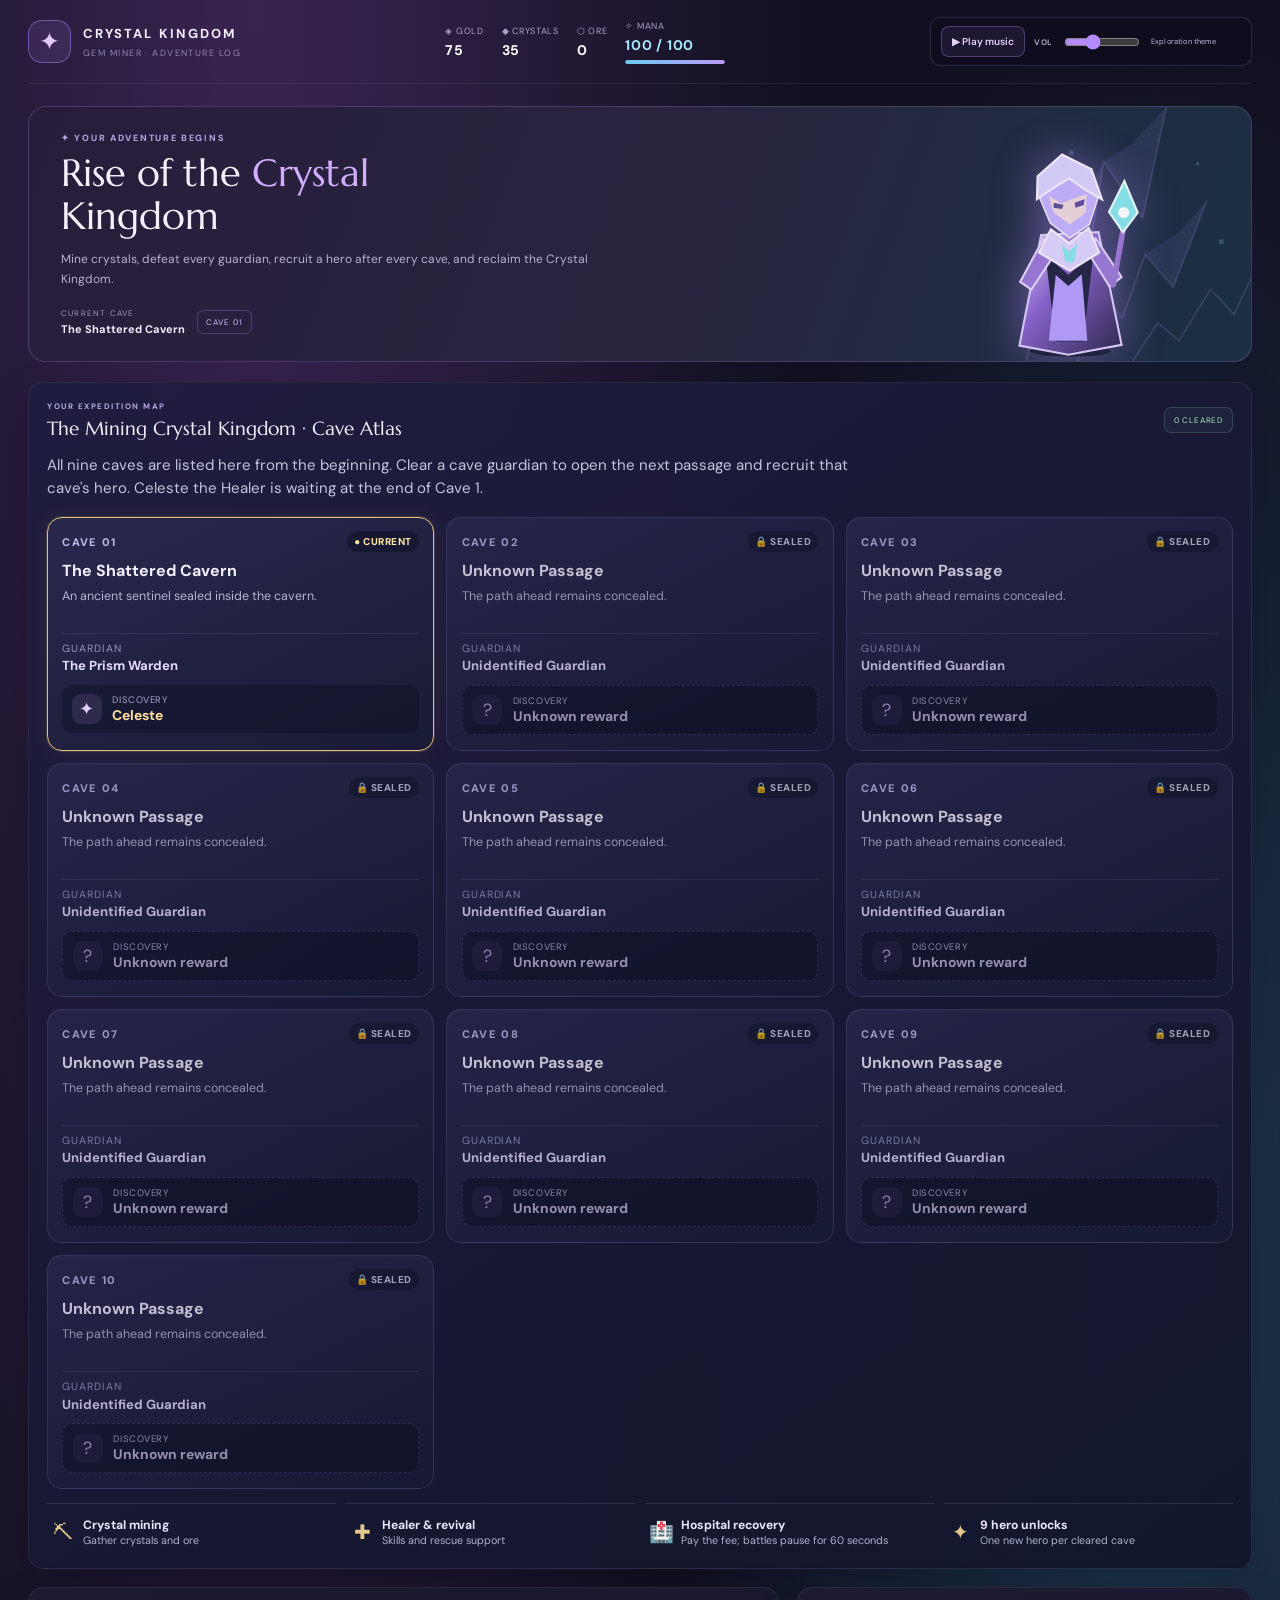
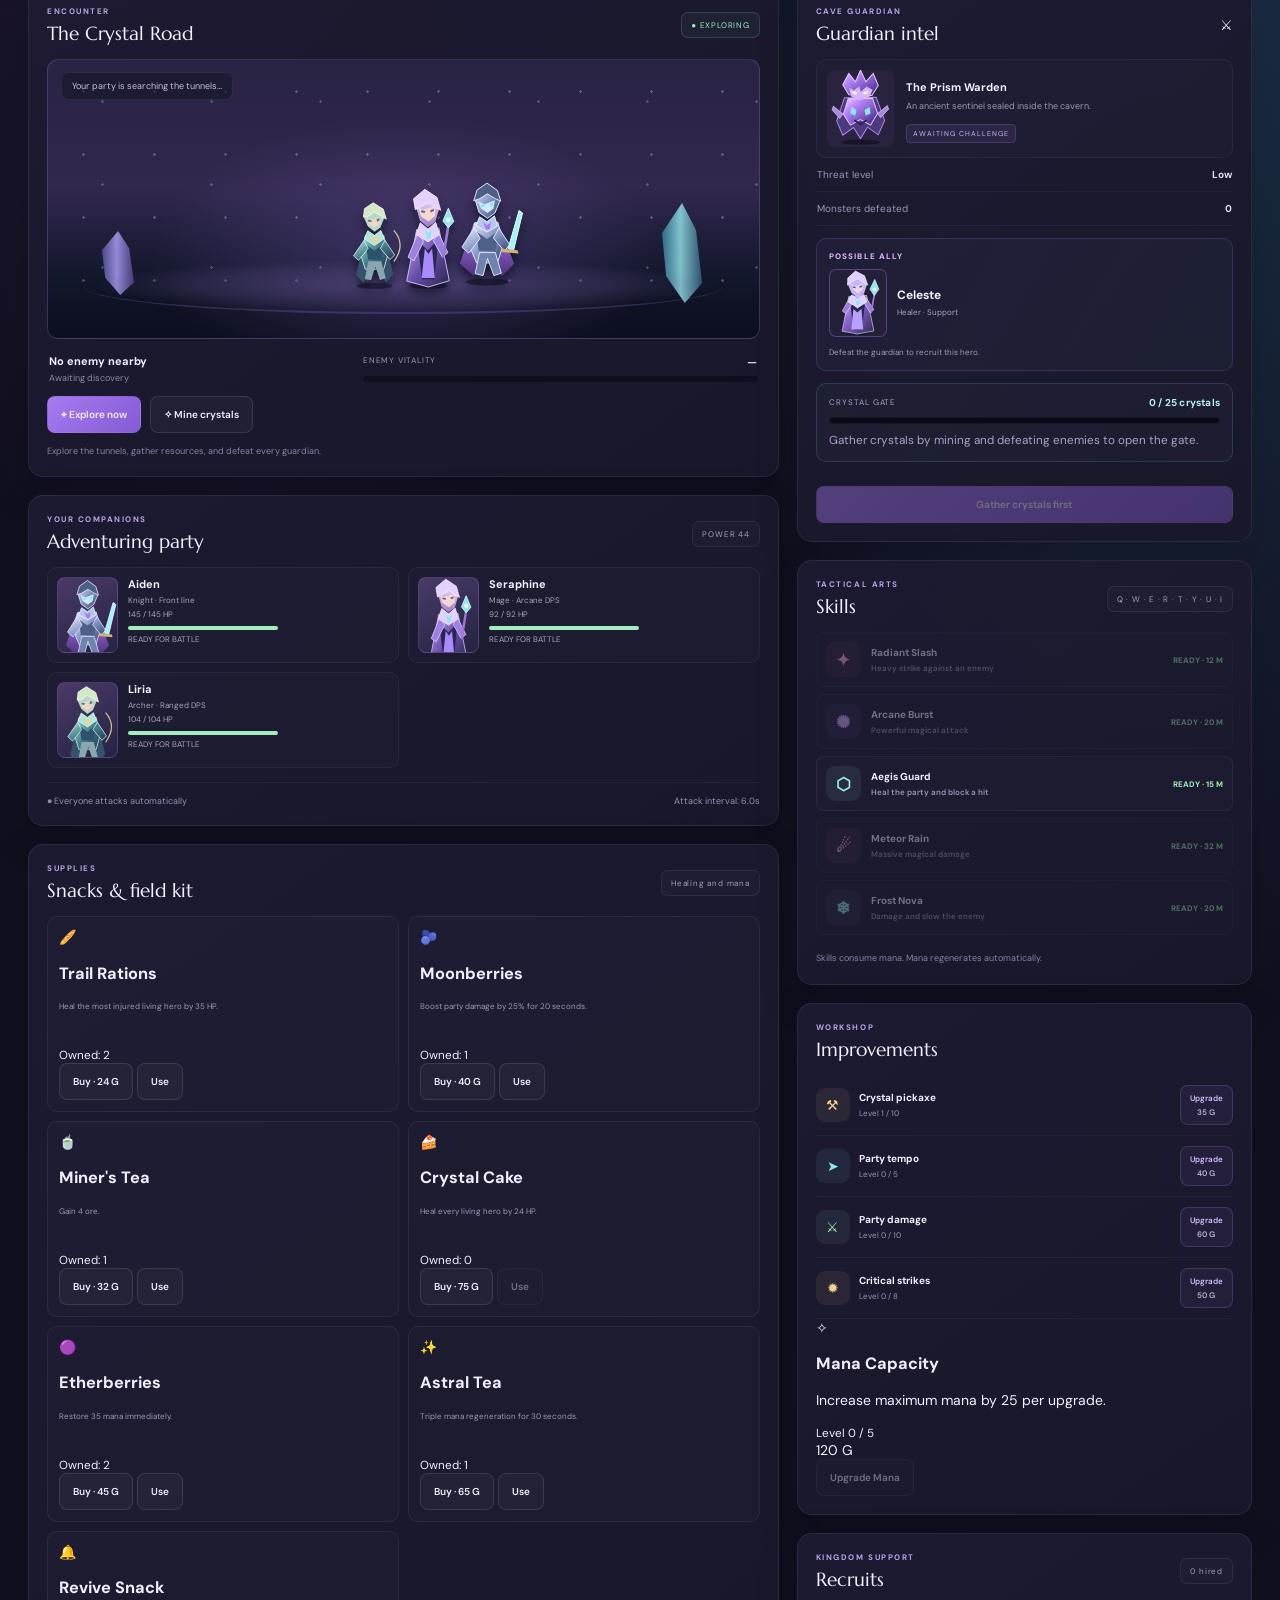
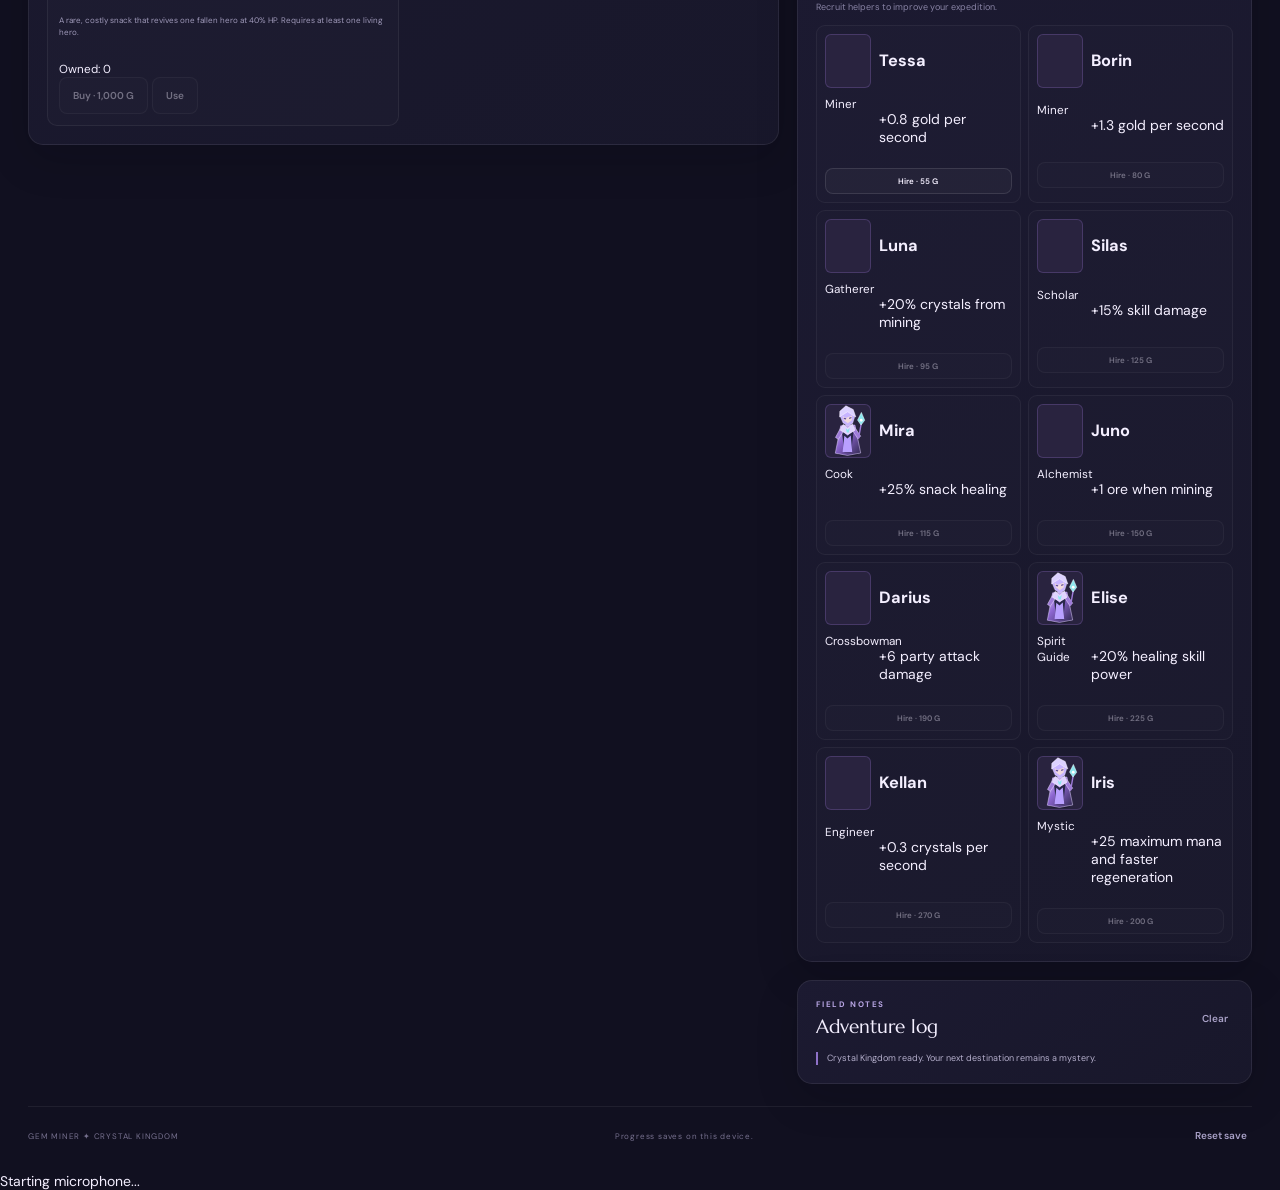
<file: index.html>
<!doctype html>
<html lang="en">
<head>
  <meta charset="utf-8">
  <meta name="viewport" content="width=device-width,initial-scale=1">
  <meta name="theme-color" content="#17152d">
  <title>Gem Miner: Crystal Kingdom</title>
  <link rel="stylesheet" href="style.css">
<script src="maintenance.js?v=2"></script>
<script defer src="game.js?v=5"></script>
</head>

<body>
<main class="shell">
  <header class="topbar">
    <a class="brand" href="#top">
      <span class="logo">✦</span>
      <span>
        <b>CRYSTAL KINGDOM</b>
        <small>GEM MINER · ADVENTURE LOG</small>
      </span>
    </a>

    <div class="resources" aria-live="polite">
      <span>◈ GOLD <b id="gold">75</b></span>
      <span>◆ CRYSTALS <b id="crystals">35</b></span>
      <span>⬡ ORE <b id="ore">0</b></span>

      <span class="mana-resource">
        ✧ MANA <b id="mana">100 / 100</b>
        <span class="mana-track">
          <span id="manaBar"></span>
        </span>
      </span>
    </div>

    <div class="music-controls" aria-label="Background music controls">
      <button class="music-toggle" id="musicToggle" data-action="toggleMusic"
        aria-pressed="false" title="Play or pause background music">♫ Play music</button>
      <label for="musicVolume">VOL</label>
      <input id="musicVolume" type="range" min="0" max="1" step="0.05" value="0.35"
        aria-label="Music volume">
      <small id="musicTrack">Exploration theme</small>
    </div>
  </header>

  <section class="banner" id="top">
    <div>
      <p class="eyebrow">✦ YOUR ADVENTURE BEGINS</p>
      <h1>Rise of the <em>Crystal</em><br>Kingdom</h1>
      <p>
        Mine crystals, defeat every guardian, recruit a hero after every cave,
        and reclaim the Crystal Kingdom.
      </p>

      <div class="region">
        <div>
          <small>CURRENT CAVE</small>
          <b id="regionName">The Shattered Cavern</b>
        </div>
        <span id="regionNumber">CAVE 01</span>
      </div>
    </div>

    <img src="assets/hero-mage.svg" class="hero" alt="A magical hero">
  </section>


  <section class="panel cave-atlas-panel" aria-labelledby="caveAtlasTitle">
    <div class="panelhead">
      <div>
        <p class="eyebrow">YOUR EXPEDITION MAP</p>
        <h2 id="caveAtlasTitle">The Mining Crystal Kingdom · Cave Atlas</h2>
      </div>
      <span class="pill" id="caveAtlasCount">0 / 9 CLEARED</span>
    </div>
    <p class="cave-atlas-intro">All nine caves are listed here from the beginning. Clear a cave guardian to open the next passage and recruit that cave's hero. Celeste the Healer is waiting at the end of Cave 1.</p>
    <div class="cave-atlas-grid" id="caveAtlas" aria-live="polite"></div>
    <div class="cave-feature-strip" aria-label="Included features">
      <div><span>⛏</span><b>Crystal mining</b><small>Gather crystals and ore</small></div>
      <div><span>✚</span><b>Healer &amp; revival</b><small>Skills and rescue support</small></div>
      <div><span>🏥</span><b>Hospital recovery</b><small>Pay the fee; battles pause for 60 seconds</small></div>
      <div><span>✦</span><b>9 hero unlocks</b><small>One new hero per cleared cave</small></div>
    </div>
  </section>

  <div class="layout">
    <div class="left">

      <section class="panel">
        <div class="panelhead">
          <div>
            <p class="eyebrow">ENCOUNTER</p>
            <h2 id="battleTitle">The Crystal Road</h2>
          </div>
          <span class="pill" id="status">● EXPLORING</span>
        </div>

        <div class="scene" id="scene">
          <div class="stars"></div>
          <div class="crystal c1"></div>
          <div class="crystal c2"></div>
          <div class="ground"></div>
          <div class="party" id="battleParty"></div>

          <div class="enemy hidden" id="enemyVisual">
            <img src="assets/slime.svg" id="enemySprite" alt="Enemy">
          </div>

          <div class="caption" id="caption">
            Your party is searching the tunnels…
          </div>
        </div>

        <div class="enemyinfo">
          <div>
            <b id="enemyName">No enemy nearby</b>
            <small id="enemyType">Awaiting discovery</small>
          </div>

          <div>
            <div class="healthlabel">
              <span>ENEMY VITALITY</span>
              <b id="enemyHealthText">—</b>
            </div>
            <div class="health">
              <i id="enemyHealthBar"></i>
            </div>
          </div>
        </div>

        <div class="actions">
          <button class="primary" data-action="explore" id="exploreBtn">⌖ Explore now</button>
          <button data-action="mine" id="mineBtn">✧ Mine crystals</button>
        </div>

        <p class="hint" id="hint">
          Explore the tunnels, gather resources, and defeat every guardian.
        </p>
      </section>

      <section class="panel">
        <div class="panelhead">
          <div>
            <p class="eyebrow">YOUR COMPANIONS</p>
            <h2>Adventuring party</h2>
          </div>
          <span class="muted" id="partyPower">PARTY POWER</span>
        </div>

        <div class="companions" id="companions"></div>

        <div class="partyfoot">
          <span>● Everyone attacks automatically</span>
          <span id="partyAttackLabel">Attack interval: 6.0s</span>
        </div>
      </section>

      <section class="panel" id="hospitalPanel" hidden>
        <div class="panelhead">
          <div>
            <p class="eyebrow">CRYSTAL KINGDOM INFIRMARY</p>
            <h2 id="hospitalTitle">The party has fallen</h2>
          </div>
          <span class="pill hospital-pill" id="hospitalStatus">TREATMENT NEEDED</span>
        </div>

        <p class="hospital-copy" id="hospitalCopy">
          Pay the hospital fee to start recovery.
        </p>

        <div class="hospital-actions">
          <div>
            <small>HEALING FEE</small>
            <strong id="hospitalFee">50 gold</strong>
            <small id="hospitalTimer">Waiting for payment</small>
          </div>

          <button class="primary" data-action="payHeal" id="payHealBtn">Pay and recover</button>
        </div>
      </section>

      <section class="panel">
        <div class="panelhead">
          <div>
            <p class="eyebrow">SUPPLIES</p>
            <h2>Snacks &amp; field kit</h2>
          </div>
          <span class="muted">Healing and mana</span>
        </div>

        <div class="snack-grid" id="snackGrid"></div>
      </section>

    </div>

    <aside class="right">

      <section class="panel">
        <div class="panelhead">
          <div>
            <p class="eyebrow">CAVE GUARDIAN</p>
            <h2>Guardian intel</h2>
          </div>
          <span>⚔</span>
        </div>

        <div class="bossinfo">
          <img src="assets/boss.svg" alt="Cave guardian">
          <div>
            <b id="guardianName">The Prism Warden</b>
            <p id="guardianDesc">An ancient sentinel guards the cavern.</p>
            <span class="tag" id="bossPhase">DORMANT</span>
          </div>
        </div>

        <div class="stat">
          <span>Threat level</span>
          <b id="threat">Low</b>
        </div>

        <div class="stat">
          <span>Monsters defeated</span>
          <b id="defeated">0</b>
        </div>

        <div class="reward-card" id="nextHeroCard"></div>

        <div class="cave-progress" aria-live="polite">
          <div class="cave-progress-head">
            <span>CRYSTAL GATE</span>
            <b id="caveProgressText">0 / 25 crystals</b>
          </div>
          <div class="cave-progress-track"><i id="caveProgressBar"></i></div>
          <small id="caveProgressHint">Gather crystals to unlock the guardian challenge.</small>
        </div>

        <button class="full primary" data-action="boss" id="bossBtn">Challenge guardian</button>
      </section>

      <section class="panel">
        <div class="panelhead">
          <div>
            <p class="eyebrow">TACTICAL ARTS</p>
            <h2>Skills</h2>
          </div>
<span class="muted" id="skillShortcutHint">Q · W · E · R · T · Y · U · I</span>
        </div>

        <div class="skill-grid">
          <button class="skill" data-skill="slash">
            <span class="skillicon pink">✦</span>
            <span><b>Radiant Slash</b><small>Heavy strike against an enemy</small></span>
            <strong id="cd-slash">READY</strong>
          </button>

          <button class="skill" data-skill="burst">
            <span class="skillicon purple">✺</span>
            <span><b>Arcane Burst</b><small>Powerful magical attack</small></span>
            <strong id="cd-burst">READY</strong>
          </button>

          <button class="skill" data-skill="guard">
            <span class="skillicon blue">⬡</span>
            <span><b>Aegis Guard</b><small>Heal the party and block a hit</small></span>
            <strong id="cd-guard">READY</strong>
          </button>

          <button class="skill" data-skill="heal" hidden>
            <span class="skillicon green">✚</span>
            <span><b>Healing Wave</b><small>Restore health to living heroes</small></span>
            <strong id="cd-heal">LOCKED</strong>
          </button>

          <button class="skill" data-skill="meteor">
            <span class="skillicon pink">☄</span>
            <span><b>Meteor Rain</b><small>Massive magical damage</small></span>
            <strong id="cd-meteor">READY</strong>
          </button>

          <button class="skill" data-skill="frost">
            <span class="skillicon blue">❄</span>
            <span><b>Frost Nova</b><small>Damage and slow the enemy</small></span>
            <strong id="cd-frost">READY</strong>
          </button>

          <button class="skill" data-skill="phoenix" hidden>
            <span class="skillicon gold">✧</span>
            <span><b>Phoenix Blessing</b><small>Revive one fallen hero</small></span>
            <strong id="cd-phoenix">LOCKED</strong>
          </button>

          <button class="skill analist-skill" data-skill="analist"
  id="analistBtn" hidden>
  <span class="skillicon gold">◈</span>
  <span>
    <b>Analist</b>
    <small>Analyze a boss's unique attack</small>
  </span>
  <strong id="cd-analist">LOCKED</strong>
</button>
        </div>

        <p class="hint">Skills consume mana. Mana regenerates automatically.</p>
      </section>

      <section class="panel">
        <div class="panelhead">
          <div><p class="eyebrow">WORKSHOP</p><h2>Improvements</h2></div>
        </div>

        <div class="upgrade">
          <span class="upicon">⚒</span>
          <div><b>Crystal pickaxe</b><small id="pickaxeLevel">Level 1 / 10</small></div>
          <button data-action="upgrade" data-value="pickaxe" id="pickaxeUpgrade">Upgrade <small id="pickaxeCost">35 C</small></button>
        </div>

        <div class="upgrade">
          <span class="upicon blue">➤</span>
          <div><b>Party tempo</b><small id="speedLevel">Level 0 / 5</small></div>
          <button data-action="upgrade" data-value="speed" id="speedUpgrade">Upgrade <small id="speedCost">40 C</small></button>
        </div>

        <div class="upgrade">
          <span class="upicon green">⚔</span>
          <div><b>Party damage</b><small id="damageLevel">Level 0 / 10</small></div>
          <button data-action="upgrade" data-value="damage" id="damageUpgrade">Upgrade <small id="damageCost">60 G</small></button>
        </div>

        <div class="upgrade">
          <span class="upicon gold">✹</span>
          <div><b>Critical strikes</b><small id="critLevel">Level 0 / 8</small></div>
          <button data-action="upgrade" data-value="crit" id="critUpgrade">Upgrade <small id="critCost">50 C</small></button>
        </div>
      </section>

      <section class="panel">
        <div class="panelhead">
          <div>
            <p class="eyebrow">KINGDOM SUPPORT</p>
            <h2>Recruits</h2>
          </div>
          <span class="muted" id="recruitCount">0 hired</span>
        </div>

        <p class="hint recruit-intro">Recruit helpers to improve your expedition.</p>
        <div class="recruit-grid" id="recruitGrid"></div>
      </section>

      <section class="panel">
        <div class="panelhead">
          <div>
            <p class="eyebrow">FIELD NOTES</p>
            <h2>Adventure log</h2>
          </div>
          <button class="textbutton" data-action="clearLog">Clear</button>
        </div>

        <div class="log" id="logList" aria-live="polite"></div>
      </section>

    </aside>
  </div>

  <footer>
    <span>GEM MINER ✦ CRYSTAL KINGDOM</span>
    <span>Progress saves on this device.</span>
    <button class="textbutton" data-action="reset">Reset save</button>
  </footer>
</main>

<div class="sage-dock is-hidden" id="sageDock">
  <button class="sage-orb" id="sageOrb" data-action="sageToggle"
    aria-label="Mute or activate Great Sage voice" title="Mute or activate Great Sage">
    <span class="sage-symbol">◈</span>
  </button>

  <section class="sage-panel" id="sagePanel" hidden>
    <div class="sage-panel-head">
      <div><b id="sageName">GREAT SAGE</b><small id="sageStatus">VOICE ON</small></div>
      <span class="sage-indicator">AI</span>
    </div>

    <p id="sageMessage">Standing by.</p>
        <!-- Great Sage Autopilot Status -->
    <section class="sage-autopilot-status" aria-label="Autopilot modes">
      <p class="sage-autopilot-heading">AUTOPILOT MODES</p>

      <div class="sage-autopilot-row">
        <span class="sage-autopilot-name">
          <span class="sage-mode-dot" aria-hidden="true"></span>
          Battle Autopilot
        </span>
        <span
          class="sage-mode-state"
          id="sageBattleAutoStatus"
          data-state="off"
          aria-live="polite"
        >OFF</span>
      </div>

      <div class="sage-autopilot-row">
        <span class="sage-autopilot-name">
          <span class="sage-mode-dot" aria-hidden="true"></span>
          Kingdom Autopilot
        </span>
        <span
          class="sage-mode-state"
          id="sageKingdomAutoStatus"
          data-state="locked"
          aria-live="polite"
        >LOCKED</span>
      </div>

      <p class="sage-autopilot-help" id="sageAutopilotHelp">
        Battle Autopilot is ready when you need it.
        Further management features may become available as you explore.
      </p>
    </section>
    <div class="sage-actions" id="sageActions" hidden></div>
  </section>
</div>

<div class="toast" id="toast" role="status" aria-live="polite"></div>

<!-- Great Sage microphone status indicator -->
<div
  class="sage-listen-status"
  id="sageListeningStatus"
  data-state="starting"
  role="status"
  aria-live="polite"
>
  <span
    class="sage-status-light"
    id="sageListeningLight"
    aria-hidden="true"
  ></span>

  <span id="sageListeningText">
    Starting microphone...
  </span>
</div>

<audio id="backgroundMusic" loop preload="auto"></audio>
</body>
</html>
</file>
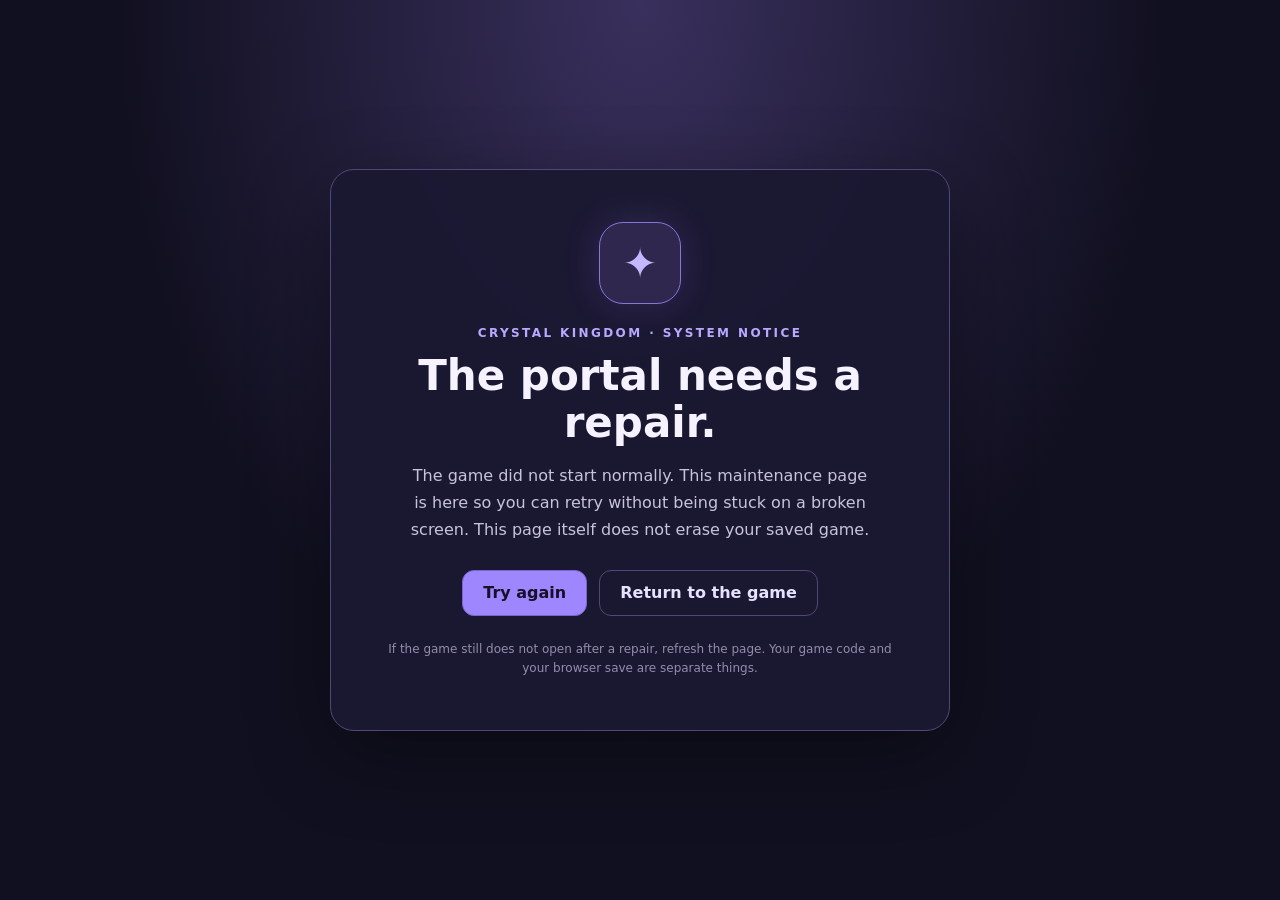
<file: maintenance.html>
<!doctype html>
<html lang="en">
<head>
  <meta charset="utf-8">
  <meta name="viewport" content="width=device-width, initial-scale=1">
  <meta name="theme-color" content="#17152d">
  <title>Crystal Kingdom | Maintenance</title>

  <style>
    * {
      box-sizing: border-box;
    }

    :root {
      color-scheme: dark;
      font-family: system-ui, -apple-system, BlinkMacSystemFont, "Segoe UI",
        sans-serif;
      background: #111020;
      color: #f6f2ff;
    }

    body {
      min-height: 100vh;
      margin: 0;
      padding: 24px;
      display: grid;
      place-items: center;
      background:
        radial-gradient(ellipse at 50% 0%, #39305d 0%, transparent 58%),
        #111020;
    }

    main {
      width: min(100%, 620px);
      padding: clamp(28px, 6vw, 52px);
      border: 1px solid #514775;
      border-radius: 24px;
      background: rgba(27, 24, 49, 0.96);
      box-shadow: 0 24px 80px rgba(0, 0, 0, 0.38);
      text-align: center;
    }

    .crystal {
      display: grid;
      place-items: center;
      width: 82px;
      height: 82px;
      margin: 0 auto 22px;
      border: 1px solid #8875d9;
      border-radius: 24px;
      background: #30274f;
      color: #c5b7ff;
      font-size: 42px;
      box-shadow: 0 0 35px rgba(153, 120, 255, 0.18);
    }

    .eyebrow {
      margin: 0 0 12px;
      color: #b9a8ff;
      font-size: 12px;
      font-weight: 800;
      letter-spacing: 0.2em;
    }

    h1 {
      margin: 0 0 16px;
      font-size: clamp(28px, 6vw, 42px);
      line-height: 1.12;
    }

    .message {
      margin: 0 auto 26px;
      max-width: 460px;
      color: #c7c3dc;
      font-size: 16px;
      line-height: 1.7;
    }

    .actions {
      display: flex;
      flex-wrap: wrap;
      align-items: center;
      justify-content: center;
      gap: 12px;
    }

    button,
    .link {
      min-height: 46px;
      padding: 12px 20px;
      border: 1px solid #7966c9;
      border-radius: 12px;
      font: inherit;
      font-weight: 750;
      text-decoration: none;
      cursor: pointer;
    }

    button {
      background: #9d86ff;
      color: #171027;
    }

    button:hover {
      background: #b6a5ff;
    }

    .link {
      display: inline-flex;
      align-items: center;
      justify-content: center;
      border-color: #514775;
      background: transparent;
      color: #e7e0ff;
    }

    .link:hover {
      background: #30294b;
    }

    .note {
      margin: 24px 0 0;
      color: #938daa;
      font-size: 12px;
      line-height: 1.6;
    }
  </style>
</head>

<body>
  <main>
    <div class="crystal" aria-hidden="true">✦</div>

    <p class="eyebrow">CRYSTAL KINGDOM · SYSTEM NOTICE</p>

    <h1>The portal needs a repair.</h1>

    <p class="message">
      The game did not start normally. This maintenance page is here so
      you can retry without being stuck on a broken screen.
      This page itself does not erase your saved game.
    </p>

    <div class="actions">
      <button id="retryButton" type="button">
        Try again
      </button>

      <a class="link" href="./index.html">
        Return to the game
      </a>
    </div>

    <p class="note">
      If the game still does not open after a repair, refresh the page.
      Your game code and your browser save are separate things.
    </p>
  </main>

  <script>
    (() => {
      "use strict";

      const retryButton = document.getElementById("retryButton");

      retryButton.addEventListener("click", () => {
        const destination = new URL("./index.html", window.location.href);

        // Ask the browser to reload the game page.
        destination.searchParams.set("retry", String(Date.now()));

        window.location.replace(destination.toString());
      });
    })();
  </script>
</body>
</html>
</file>
<file: style.css>
@import url('https://fonts.googleapis.com/css2?family=DM+Sans:wght@400;500;600;700&family=Marcellus&display=swap');

:root {
  --bg: #111020;
  --panel: #1c1a30;
  --line: #393452;
  --text: #f4efff;
  --muted: #a9a2c5;
  --purple: #b58aff;
  --cyan: #8ce7ef;
  --pink: #ef9adf;
  --gold: #f5d48d;
}

* {
  box-sizing: border-box;
}

body {
  margin: 0;
  background:
    radial-gradient(ellipse at 20% 0%, #392451 0, transparent 38%),
    radial-gradient(ellipse at 90% 30%, #1d3851 0, transparent 30%),
    var(--bg);
  color: var(--text);
  font: 14px 'DM Sans', sans-serif;
  min-height: 100vh;
}

button {
  font: 600 10px 'DM Sans', sans-serif;
  color: var(--text);
  cursor: pointer;
  border-radius: 8px;
  padding: 11px 13px;
  background: #ffffff08;
  border: 1px solid #ffffff1c;
  transition:
    transform .15s,
    border-color .15s,
    background .15s;
}

button:hover:not(:disabled) {
  transform: translateY(-2px);
  border-color: #b58aff66;
}

button:disabled {
  opacity: .4;
  cursor: not-allowed;
}

button:focus-visible {
  outline: 2px solid var(--cyan);
  outline-offset: 3px;
}

[hidden] {
  display: none !important;
}

.shell {
  max-width: 1420px;
  margin: auto;
  padding: 0 28px 25px;
}

.topbar {
  min-height: 84px;
  display: flex;
  align-items: center;
  justify-content: space-between;
  flex-wrap: wrap;
  gap: 18px;
  border-bottom: 1px solid #ffffff13;
  padding: 12px 0;
}

.brand {
  display: flex;
  gap: 12px;
  align-items: center;
  color: inherit;
  text-decoration: none;
}

.brand b,
.brand small {
  display: block;
}

.brand b {
  font-size: 13px;
  letter-spacing: .16em;
}

.brand small {
  font-size: 9px;
  letter-spacing: .16em;
  color: #8f88ae;
  margin-top: 5px;
}

.logo {
  display: grid;
  place-items: center;
  width: 43px;
  height: 43px;
  border: 1px solid #b58aff77;
  border-radius: 14px;
  color: #e5caff;
  font-size: 25px;
  background: #a77af122;
}

.resources {
  display: flex;
  align-items: center;
  flex-wrap: wrap;
  gap: 18px;
  color: #a9a2c5;
  font-size: 9px;
  letter-spacing: .08em;
}

.resources b {
  display: block;
  color: #fff;
  font-size: 14px;
  margin-top: 4px;
}

.mana-resource {
  min-width: 100px;
}

.mana-resource b {
  color: #a8e9ff;
}

.mana-track {
  display: block;
  width: 100%;
  height: 4px;
  margin-top: 6px;
  overflow: hidden;
  border-radius: 20px;
  background: #080b19;
}

.mana-track span {
  display: block;
  width: 100%;
  height: 100%;
  border-radius: inherit;
  background: linear-gradient(90deg, #69cbea, #bc9aff);
  transition: width .25s ease;
}

.banner {
  position: relative;
  overflow: hidden;
  display: flex;
  align-items: center;
  min-height: 230px;
  margin: 22px 0 20px;
  padding: 25px 32px;
  border: 1px solid #a783d744;
  border-radius: 18px;
  background: linear-gradient(110deg, #271d3b, #28243e 52%, #1a3043);
}

.banner::after {
  content: '';
  position: absolute;
  inset: 0;
  background: url('assets/crystal-pattern.svg') right center / auto 100% no-repeat;
  opacity: .7;
  pointer-events: none;
}

.banner > div {
  position: relative;
  z-index: 2;
  max-width: 65%;
}

.eyebrow {
  font-size: 9px;
  letter-spacing: .19em;
  color: #b9a6e5;
  font-weight: 700;
  margin: 0 0 8px;
}

.banner h1 {
  font: 38px/1.12 'Marcellus', serif;
  margin: 0;
}

.banner h1 em {
  font-style: normal;
  color: #d2adff;
}

.banner p:not(.eyebrow) {
  font-size: 12px;
  color: #b8b1ce;
  max-width: 530px;
  line-height: 1.7;
}

.region {
  display: flex;
  align-items: center;
  gap: 12px;
  margin-top: 18px;
}

.region small,
.region b {
  display: block;
}

.region small {
  font-size: 8px;
  color: #9d96b8;
  letter-spacing: .15em;
}

.region b {
  font-size: 11px;
  margin-top: 4px;
}

.region span {
  font-size: 8px;
  letter-spacing: .12em;
  padding: 6px 8px;
  border: 1px solid #b58aff44;
  border-radius: 6px;
  color: #d6baff;
}

.hero {
  position: absolute;
  z-index: 1;
  height: 210px;
  width: 190px;
  right: 7%;
  bottom: 0;
  object-fit: contain;
  filter: drop-shadow(0 0 24px #b58aff88);
  opacity: .95;
  animation: heroFloat 4s ease-in-out infinite;
}

.layout {
  display: grid;
  grid-template-columns: minmax(0, 1.65fr) minmax(300px, 1fr);
  gap: 18px;
  align-items: start;
}

.left,
.right {
  display: grid;
  gap: 18px;
  min-width: 0;
}

.panel {
  background: linear-gradient(145deg, #1d1b32f5, #19182bf7);
  border: 1px solid #ffffff13;
  border-radius: 15px;
  padding: 18px;
  box-shadow: 0 14px 42px #05040d2b;
  min-width: 0;
}

.panelhead {
  display: flex;
  justify-content: space-between;
  align-items: center;
  gap: 12px;
  margin-bottom: 14px;
}

.panelhead h2 {
  font: 19px 'Marcellus', serif;
  margin: 0;
}

.panelhead .eyebrow {
  margin-bottom: 5px;
  font-size: 8px;
}

.pill,
.muted {
  font-size: 8px;
  letter-spacing: .1em;
  color: #a4edc0;
  padding: 7px 9px;
  border: 1px solid #8ee7bd2c;
  background: #8ee7bd0c;
  border-radius: 7px;
  white-space: nowrap;
}

.muted {
  color: #a6a0c1;
  border-color: #ffffff12;
  background: #ffffff05;
}

.scene {
  height: 280px;
  position: relative;
  overflow: hidden;
  border: 1px solid #8b75b54a;
  border-radius: 11px;
  background: linear-gradient(#282343, #32274d 45%, #1a203a 78%, #111629);
  isolation: isolate;
}

.scene::before {
  content: '';
  position: absolute;
  inset: 0;
  background:
    radial-gradient(ellipse at 50% 70%, #a77af13b, transparent 50%),
    linear-gradient(transparent 50%, #080b19b5);
}

.stars {
  position: absolute;
  inset: 0;
  background-image:
    radial-gradient(circle, #e4d5ff 1px, transparent 1.5px),
    radial-gradient(circle, #8ce7ef 1px, transparent 1.5px);
  background-size: 71px 63px, 109px 83px;
  opacity: .3;
  animation: starDrift 12s linear infinite;
}

.ground {
  position: absolute;
  width: 90%;
  height: 55px;
  left: 5%;
  bottom: 24px;
  border-radius: 50%;
  background: radial-gradient(ellipse, #a781df44, #63528a3d 45%, transparent 70%);
  border-bottom: 2px solid #b58aff33;
}

.crystal {
  position: absolute;
  bottom: 35px;
  width: 40px;
  height: 80px;
  background: linear-gradient(90deg, #5c54a0, #b4a7ff 46%, #52448c);
  clip-path: polygon(50% 0, 85% 27%, 100% 80%, 57% 100%, 10% 73%, 0 30%);
  filter: drop-shadow(0 0 12px #9f8cff);
  opacity: .8;
}

.c1 {
  left: 7%;
  transform: scale(.8);
}

.c2 {
  right: 8%;
  height: 100px;
  background: linear-gradient(90deg, #377e9d, #9cebf1 46%, #35617f);
}

.party {
  position: absolute;
  bottom: 35px;
  left: 5%;
  right: 33%;
  max-width: 63%;
  display: flex;
  align-items: flex-end;
  gap: 0;
  z-index: 2;
}

.party img {
  height: 115px;
  width: 67px;
  flex: 0 0 auto;
  object-fit: contain;
  filter: drop-shadow(0 7px 4px #07071788);
  animation: idleFloat 2.8s ease-in-out infinite;
  transition: width .28s ease, height .28s ease, filter .2s ease, opacity .2s ease;
}

/* Front-line formation: rank 1 is nearest to the enemy on the right. */
.party .battle-hero {
  position: relative;
  margin-left: -12px;
  transform-origin: 50% 80%;
}

.party .battle-hero:first-child {
  margin-left: 0;
}

.party .battle-hero.front-rank-1 {
  height: 138px;
  width: 74px;
  z-index: 20;
}

.party .battle-hero.front-rank-2 {
  height: 126px;
  width: 68px;
  z-index: 18;
}

.party .battle-hero.front-rank-3 {
  height: 116px;
  width: 63px;
  z-index: 16;
}

.party .battle-hero.front-rank-4 {
  height: 107px;
  width: 59px;
  z-index: 14;
}

.party .battle-hero.front-rank-5 {
  height: 100px;
  width: 55px;
  z-index: 12;
}

.party .battle-hero.front-rank-6 {
  height: 93px;
  width: 52px;
  z-index: 10;
}

.party .battle-hero.front-rank-7 {
  height: 87px;
  width: 49px;
  z-index: 8;
}

.party .battle-hero.front-rank-8 {
  height: 81px;
  width: 46px;
  z-index: 6;
}

/* Fallen heroes stay gray and tilt sideways behind the living formation. */
.party .battle-hero.fallen {
  height: 70px;
  width: 51px;
  margin-left: -5px;
  z-index: 1;
  filter: grayscale(1) brightness(.5);
  opacity: .7;
  animation: fallTilt .36s ease-out forwards;
}

.enemy {
  position: absolute;
  bottom: 35px;
  right: 13%;
  z-index: 2;
}

.enemy img {
  height: 150px;
  width: 125px;
  object-fit: contain;
  filter: drop-shadow(0 0 15px #a879ff77);
  animation: enemyFloat 2.2s ease-in-out infinite;
}

.hidden {
  display: none !important;
}

.caption {
  position: absolute;
  z-index: 3;
  top: 12px;
  left: 13px;
  font-size: 9px;
  color: #c7bddf;
  background: #15152a9e;
  border: 1px solid #ffffff13;
  padding: 7px 10px;
  border-radius: 7px;
}

.enemyinfo {
  display: grid;
  grid-template-columns: .9fr 1.2fr;
  align-items: center;
  gap: 18px;
  padding: 15px 2px 12px;
}

.enemyinfo b,
.enemyinfo small {
  display: block;
}

.enemyinfo b {
  font-size: 11px;
}

.enemyinfo small {
  font-size: 9px;
  color: #8e89a8;
  margin-top: 4px;
}

.healthlabel {
  display: flex;
  justify-content: space-between;
  font-size: 8px;
  letter-spacing: .1em;
  color: #9f9ab9;
  margin-bottom: 7px;
}

.healthlabel b {
  color: #e5d9ff;
}

.health {
  height: 6px;
  background: #100f20;
  border-radius: 99px;
  overflow: hidden;
}

.health i {
  display: block;
  height: 100%;
  width: 0;
  background: linear-gradient(90deg, #ba73f9, #f08dd7);
  transition: width .3s;
  border-radius: 99px;
}

.actions {
  display: flex;
  gap: 9px;
  flex-wrap: wrap;
}

.primary {
  background: linear-gradient(135deg, #a77af1, #845bd3);
  border-color: transparent;
}

.hint {
  font-size: 9px;
  line-height: 1.6;
  color: #8883a4;
  margin: 11px 0 0;
}

.companions {
  display: grid;
  grid-template-columns: repeat(2, minmax(0, 1fr));
  gap: 9px;
}

.companions article {
  display: flex;
  align-items: stretch;
  gap: 10px;
  padding: 9px;
  background: #ffffff04;
  border: 1px solid #ffffff0d;
  border-radius: 10px;
  min-width: 0;
}

.companions article.is-fallen {
  border-color: #ff8eaa44;
}

.companion-info {
  min-width: 0;
  flex: 1;
}

.portrait {
  width: 61px;
  height: 76px;
  display: grid;
  place-items: center;
  overflow: hidden;
  flex-shrink: 0;
  border-radius: 8px;
  border: 1px solid #b58aff35;
  background: linear-gradient(150deg, #4a3a68, #252342);
}

.portrait img {
  width: 100%;
  height: 100%;
  object-fit: contain;
}

.companions article.is-fallen .portrait img {
  filter: grayscale(1) brightness(.55);
}

.companions .minibar {
  max-width: 150px;
}

.companions b,
.companions small {
  display: block;
  overflow: hidden;
  text-overflow: ellipsis;
}

.companions b {
  font-size: 11px;
}

.companions small {
  font-size: 8px;
  color: #aaa4c3;
  margin-top: 4px;
}

.minibar {
  height: 4px;
  background: #100f20;
  border-radius: 99px;
  overflow: hidden;
  margin-top: 7px;
}

.minibar i {
  display: block;
  width: 100%;
  height: 100%;
  background: #a4edc0;
}

.partyfoot {
  display: flex;
  justify-content: space-between;
  gap: 10px;
  margin-top: 14px;
  padding-top: 12px;
  border-top: 1px solid #ffffff0d;
  font-size: 9px;
  color: #9690b1;
}

.bossinfo {
  display: flex;
  align-items: center;
  gap: 12px;
  padding: 10px;
  background: #ffffff04;
  border: 1px solid #ffffff0c;
  border-radius: 10px;
}

.bossinfo img {
  height: 77px;
  width: 67px;
  object-fit: contain;
  flex-shrink: 0;
  background: #29233f;
  border-radius: 8px;
}

.bossinfo b {
  font-size: 11px;
}

.bossinfo p {
  font-size: 9px;
  line-height: 1.5;
  color: #9d97b8;
  margin: 5px 0 8px;
}

.tag {
  font-size: 7px;
  letter-spacing: .14em;
  padding: 4px 6px;
  border-radius: 4px;
  background: #b58aff16;
  color: #cdb3ff;
  border: 1px solid #b58aff30;
}

.stat {
  display: flex;
  justify-content: space-between;
  padding: 10px 1px;
  border-bottom: 1px solid #ffffff0b;
  font-size: 10px;
  color: #9d97b8;
}

.stat b {
  color: #e4dcf6;
}

.full {
  width: 100%;
  margin-top: 12px;
}

.skill-grid {
  display: grid;
  gap: 2px;
}

.skill {
  display: flex;
  align-items: center;
  gap: 10px;
  text-align: left;
  width: 100%;
  padding: 9px;
  margin: 0 0 5px;
  background: #ffffff04;
  border-color: #ffffff0d;
}

.skillicon {
  display: grid;
  place-items: center;
  width: 35px;
  height: 35px;
  border-radius: 9px;
  font-size: 17px;
  flex-shrink: 0;
}

.pink {
  color: #ffb2d5;
  background: #ff8caa17;
}

.purple {
  color: #d4b2ff;
  background: #b58aff18;
}

.blue {
  color: #9debf0;
  background: #8ce7ef14;
}

.skillicon.green {
  color: #a4edc0;
  background: #a4edc01a;
}

.skillicon.gold {
  color: #f5d48d;
  background: #f5d48d18;
}

.skill > span:nth-child(2) {
  flex: 1;
  min-width: 0;
}

.skill b,
.skill small {
  display: block;
}

.skill b {
  font-size: 10px;
}

.skill small {
  font-size: 8px;
  color: #9993b4;
  margin-top: 4px;
}

.skill strong {
  font-size: 8px;
  color: #a4edc0;
  white-space: nowrap;
}

.skill strong.cooling {
  color: #f2c7a1;
}

.upgrade {
  display: flex;
  align-items: center;
  gap: 9px;
  padding: 10px 0;
  border-bottom: 1px solid #ffffff0b;
}

.upgrade:last-child {
  border: 0;
  padding-bottom: 0;
}

.upicon {
  display: grid;
  place-items: center;
  width: 34px;
  height: 34px;
  border-radius: 9px;
  background: #f5d48d13;
  color: #f5d48d;
  flex-shrink: 0;
}

.upicon.blue {
  background: #8ce7ef12;
  color: #8ce7ef;
}

.upicon.green {
  background: #a4edc012;
  color: #a4edc0;
}

.upicon.gold {
  background: #f5d48d13;
  color: #f5d48d;
}

.upgrade > div {
  flex: 1;
  min-width: 0;
}

.upgrade b,
.upgrade small {
  display: block;
}

.upgrade b {
  font-size: 10px;
}

.upgrade small {
  font-size: 8px;
  color: #9b95b5;
  margin-top: 4px;
}

.upgrade button {
  padding: 7px 9px;
  background: #b58aff10;
  border-color: #b58aff35;
  color: #d4bdff;
  white-space: nowrap;
  font-size: 8px;
}

.upgrade button small {
  color: #bcb3d6;
  font-size: 8px;
}

.reward-card {
  margin-top: 12px;
  padding: 12px;
  border-radius: 10px;
  border: 1px solid #b58aff2b;
  background: linear-gradient(120deg, #b58aff0c, #8ce7ef08);
}

.reward-kicker {
  font-size: 8px;
  letter-spacing: .14em;
  color: #d8baff;
  margin-bottom: 8px;
  font-weight: 800;
}

.reward-row {
  display: flex;
  gap: 10px;
  align-items: center;
}

.reward-row img {
  width: 58px;
  height: 68px;
  border-radius: 7px;
  object-fit: contain;
  border: 1px solid #b58aff55;
  background: #24203a;
}

.reward-row b,
.reward-row small {
  display: block;
}

.reward-row b {
  font-size: 12px;
}

.reward-row small {
  font-size: 8px;
  color: #aaa4c3;
  margin-top: 4px;
  line-height: 1.4;
}

.reward-note {
  display: block;
  color: #a29bbb;
  font-size: 8px;
  line-height: 1.5;
  margin-top: 9px;
}

.snack-grid {
  display: grid;
  grid-template-columns: repeat(2, minmax(0, 1fr));
  gap: 9px;
}

.snack-card {
  min-width: 0;
  padding: 11px;
  border: 1px solid #ffffff10;
  background: #ffffff04;
  border-radius: 10px;
}

.snack-top {
  display: flex;
  align-items: center;
  gap: 7px;
  min-width: 0;
}

.snack-top > span {
  font-size: 19px;
}

.snack-top b {
  font-size: 9px;
  flex: 1;
  min-width: 0;
}

.snack-top em {
  font-size: 9px;
  color: #f5d48d;
  font-style: normal;
}

.snack-card p {
  font-size: 8px;
  line-height: 1.5;
  color: #9f99b9;
  min-height: 36px;
  margin: 7px 0 9px;
}

.snack-actions {
  display: flex;
  gap: 5px;
}

.snack-actions button {
  padding: 7px 8px;
  font-size: 8px;
  flex: 1;
}

.snack-actions .buy-small {
  color: #f5d48d;
  border-color: #f5d48d30;
}

.hospital-pill {
  color: #ffb8c2;
  border-color: #ff8eaa38;
  background: #ff8eaa0d;
}

.hospital-copy {
  font-size: 10px;
  line-height: 1.65;
  color: #bcb4d3;
  margin: 0 0 12px;
}

.hospital-actions {
  display: flex;
  align-items: center;
  justify-content: space-between;
  gap: 14px;
  border: 1px solid #ff8eaa24;
  background: #ff8eaa08;
  border-radius: 10px;
  padding: 12px;
}

.hospital-actions > div small,
.hospital-actions > div strong {
  display: block;
}

.hospital-actions > div small {
  font-size: 8px;
  color: #a9a2c5;
  line-height: 1.5;
}

.hospital-actions > div strong {
  font-size: 17px;
  color: #ffd5a5;
  margin: 3px 0;
}

.hospital-actions button {
  max-width: 240px;
  line-height: 1.5;
}

.recruit-intro {
  margin: -5px 0 11px;
}

.recruit-grid {
  display: grid;
  grid-template-columns: repeat(2, minmax(0, 1fr));
  gap: 7px;
}

.recruit-card {
  display: grid;
  grid-template-columns: 46px minmax(0, 1fr);
  align-items: start;
  gap: 8px;
  padding: 8px;
  border: 1px solid #ffffff0d;
  border-radius: 9px;
  background: #ffffff03;
  min-width: 0;
}

.recruit-card > img {
  width: 46px;
  height: 54px;
  object-fit: contain;
  border-radius: 6px;
  border: 1px solid #b58aff35;
  background: #29233f;
}

.recruit-copy {
  min-width: 0;
}

.recruit-copy b,
.recruit-copy small {
  display: block;
  overflow: hidden;
  text-overflow: ellipsis;
  white-space: nowrap;
}

.recruit-copy b {
  font-size: 9px;
}

.recruit-copy small {
  font-size: 8px;
  color: #aaa3c2;
  margin-top: 3px;
}

.recruit-copy p {
  font-size: 7px;
  line-height: 1.4;
  color: #a09aba;
  margin: 4px 0 0;
}

.recruit-card button {
  grid-column: 1 / -1;
  width: 100%;
  font-size: 8px;
  padding: 7px 5px;
}

.recruit-card.hired {
  border-color: #8ee7bd2a;
  background: #8ee7bd08;
}

.recruit-card.hired button {
  color: #a4edc0;
}

.log {
  max-height: 180px;
  overflow: auto;
  display: grid;
  gap: 9px;
}

.log p {
  font-size: 9px;
  line-height: 1.5;
  color: #b4aecb;
  margin: 0;
  padding-left: 9px;
  border-left: 2px solid #8e71c8;
}

.log time {
  font-size: 7px;
  color: #8c83aa;
  margin-right: 6px;
}

.textbutton {
  border: 0;
  background: transparent;
  color: #a9a1c7;
  padding: 5px;
}

footer {
  display: flex;
  justify-content: space-between;
  align-items: center;
  gap: 14px;
  flex-wrap: wrap;
  margin-top: 22px;
  padding-top: 17px;
  border-top: 1px solid #ffffff10;
  font-size: 8px;
  color: #77718f;
  letter-spacing: .1em;
}

.toast {
  position: fixed;
  z-index: 100001;
  bottom: 24px;
  left: 50%;
  transform: translate(-50%, 20px);
  padding: 12px 18px;
  border-radius: 10px;
  border: 1px solid #b58aff55;
  background: #201a36;
  color: #eee3ff;
  font-size: 11px;
  box-shadow: 0 20px 60px #05040d66;
  opacity: 0;
  pointer-events: none;
  transition: .2s;
  max-width: 90vw;
  text-align: center;
}

.toast.show {
  opacity: 1;
  transform: translate(-50%, 0);
}

.party.attacking img {
  animation: attackMove .35s ease;
}

.enemy.hit img {
  animation: hitMove .3s ease;
}

/* Hero-specific basic attack motion. */
.party .battle-hero.attack-bow {
  animation: bowDraw .34s ease-out both;
}

.party .battle-hero.attack-sword {
  animation: swordLunge .32s ease-out both;
}

.party .battle-hero.attack-cast {
  animation: casterAttack .34s ease-out both;
}

/* Projectile effects are positioned in the battle scene by game.js. */
.attack-projectile {
  position: absolute;
  z-index: 4;
  pointer-events: none;
}

.arrow-projectile {
  width: 24px;
  height: 3px;
  border-radius: 99px;
  transform-origin: left center;
  background: linear-gradient(90deg, #9b7049, #f5e4b7 68%, #ffffff);
  box-shadow: 0 0 7px #ffe6a0b8;
  animation: arrowFly .4s ease-out forwards;
}

.arrow-projectile::after {
  content: "";
  position: absolute;
  right: -2px;
  top: -3px;
  width: 0;
  height: 0;
  border-top: 4px solid transparent;
  border-bottom: 4px solid transparent;
  border-left: 8px solid #fff0c5;
}

.sword-slash {
  width: 54px;
  height: 54px;
  border: 4px solid transparent;
  border-top-color: #f5f2ff;
  border-right-color: #9beaf1;
  border-radius: 50%;
  filter: drop-shadow(0 0 5px #c2aaff);
  transform-origin: center;
  animation: swordSlash .32s ease-out forwards;
}

.damage {
  position: absolute;
  z-index: 5;
  font-weight: 700;
  font-size: 23px;
  color: #fff0a7;
  text-shadow: 0 2px 5px #2a124e, 0 0 12px #f5b9ff;
  animation: floatDamage .9s ease-out forwards;
  pointer-events: none;
}

@keyframes idleFloat {
  0%, 100% {
    transform: translateY(0);
  }

  50% {
    transform: translateY(-4px);
  }
}

@keyframes enemyFloat {
  0%, 100% {
    transform: translateY(0) rotate(-1deg);
  }

  50% {
    transform: translateY(-7px) rotate(1deg);
  }
}

@keyframes heroFloat {
  0%, 100% {
    transform: translateY(0);
  }

  50% {
    transform: translateY(-7px);
  }
}

@keyframes starDrift {
  to {
    background-position: 75px 70px, 0 0;
  }
}

@keyframes attackMove {
  0%, 100% {
    transform: translateX(0);
  }

  50% {
    transform: translateX(20px);
  }
}

@keyframes hitMove {
  0%, 100% {
    transform: translateX(0);
    filter: brightness(1);
  }

  25%, 75% {
    transform: translateX(5px);
    filter: brightness(2);
  }

  50% {
    transform: translateX(-5px);
  }
}

@keyframes bowDraw {
  0%, 100% {
    transform: translateX(0) scale(1);
  }

  35% {
    transform: translateX(-5px) scaleX(.95);
  }

  65% {
    transform: translateX(8px) scaleX(1.02);
  }
}

@keyframes swordLunge {
  0%, 100% {
    transform: translateX(0) translateY(0);
  }

  45% {
    transform: translateX(15px) translateY(-3px) scale(1.03);
  }
}

@keyframes casterAttack {
  0%, 100% {
    transform: translateY(0) scale(1);
    filter: drop-shadow(0 7px 4px #07071788);
  }

  45% {
    transform: translateY(-7px) scale(1.07);
    filter: drop-shadow(0 0 12px #a4edc0);
  }
}

@keyframes arrowFly {
  0% {
    opacity: 0;
    transform: translate(0, 0) rotate(var(--angle)) scaleX(.45);
  }

  12% {
    opacity: 1;
  }

  100% {
    opacity: 0;
    transform:
      translate(var(--travel-x), var(--travel-y))
      rotate(var(--angle))
      scaleX(1);
  }
}

@keyframes swordSlash {
  0% {
    opacity: 0;
    transform: rotate(-55deg) scale(.18);
  }

  25% {
    opacity: 1;
  }

  100% {
    opacity: 0;
    transform: rotate(28deg) scale(1.25);
  }
}

@keyframes fallTilt {
  0% {
    transform: rotate(0deg) scale(1);
  }

  70% {
    transform: rotate(92deg) translateY(5px) scale(.78);
  }

  100% {
    transform: rotate(82deg) translateY(5px) scale(.78);
  }
}

@keyframes floatDamage {
  0% {
    opacity: 0;
    transform: translateY(7px) scale(.8);
  }

  15% {
    opacity: 1;
  }

  100% {
    opacity: 0;
    transform: translateY(-42px) scale(1.15);
  }
}

/* ==========================================
   FLOATING GREAT SAGE ASSISTANT
   ========================================== */

.sage-dock {
  position: fixed;
  top: 14px;
  right: 16px;
  z-index: 100000;
  pointer-events: none;
}

.sage-dock.is-hidden {
  display: none !important;
}

.sage-orb {
  pointer-events: auto;
  position: relative;
  width: 48px;
  height: 48px;
  padding: 0;
  border-radius: 50%;
  display: grid;
  place-items: center;
  overflow: visible;
  color: #dcffff;
  border: 1px solid #8ce7ef;
  background:
    radial-gradient(
      circle at 35% 30%,
      #eaffff,
      #80dcea 20%,
      #493d91 58%,
      #17152d 80%
    );
  box-shadow:
    0 0 12px #8ce7ef55,
    inset 0 0 12px #ffffff55;
}

.sage-symbol {
  font-size: 25px;
  line-height: 1;
  text-shadow: 0 0 10px #ffffff;
}

.sage-orb.is-speaking {
  animation: sageVoicePulse .72s ease-in-out infinite;
  box-shadow:
    0 0 18px #8ce7efbb,
    0 0 34px #b58aff77,
    inset 0 0 12px #ffffff88;
}

.sage-orb.is-listening {
  animation: sageListeningSpin 8s linear infinite;
  box-shadow:
    0 0 16px #8ce7efaa,
    0 0 28px #b58aff55,
    inset 0 0 12px #ffffff88;
}

.sage-orb.is-speaking::after {
  content: "";
  position: absolute;
  width: 60px;
  height: 60px;
  border: 1px solid #8ce7ef88;
  border-radius: 50%;
  pointer-events: none;
  animation: sageVoiceRing 1s ease-out infinite;
}

.sage-orb.word-pulse {
  animation: sageWordPulse .20s ease-out;
}

.sage-orb.is-muted {
  filter: grayscale(.7);
  opacity: .62;
}

.sage-panel {
  pointer-events: auto;
  position: absolute;
  top: 60px;
  right: 0;
  width: min(350px, calc(100vw - 24px));
  max-height: min(75vh, 520px);
  overflow-y: auto;
  padding: 15px;
  border: 1px solid #8ce7ef66;
  border-radius: 13px;
  color: #f4efff;
  background: linear-gradient(145deg, #25203cf7, #14172bf7);
  box-shadow: 0 15px 45px #0009, 0 0 22px #8ce7ef22;
  animation: sagePanelAppear .18s ease-out;
}

.sage-panel[hidden],
.sage-actions[hidden] {
  display: none !important;
}

.sage-panel-head {
  display: flex;
  align-items: center;
  justify-content: space-between;
  gap: 10px;
}

.sage-panel-head b,
.sage-panel-head small {
  display: block;
}

.sage-panel-head b {
  font-size: 10px;
  letter-spacing: .14em;
  color: #d1bbff;
}

.sage-panel-head small {
  margin-top: 4px;
  font-size: 8px;
  color: #8ce7ef;
}

.sage-indicator {
  padding: 5px 7px;
  border: 1px solid #8ce7ef44;
  border-radius: 5px;
  color: #8ce7ef;
  font-size: 8px;
  letter-spacing: .1em;
}

#sageMessage {
  margin: 12px 0;
  font-size: 12px;
  line-height: 1.65;
  color: #e0dbf4;
  overflow-wrap: anywhere;
}

.sage-actions {
  display: flex;
  flex-wrap: wrap;
  gap: 7px;
  padding-top: 10px;
  border-top: 1px solid #ffffff15;
}

.sage-actions button {
  flex: 1 1 125px;
  font-size: 10px;
}

.sage-actions .sage-primary {
  background: linear-gradient(135deg, #a77af1, #7455c4);
  border-color: transparent;
}

.sage-actions .sage-dismiss {
  background: #ffffff08;
}

.sage-actions small {
  flex: 1 1 100%;
  font-size: 9px;
  line-height: 1.5;
  color: #a9a2c5;
}

@keyframes sageVoicePulse {
  0%, 100% {
    transform: scale(1);
  }

  50% {
    transform: scale(1.09);
  }
}

@keyframes sageListeningSpin {
  from {
    transform: rotate(0deg);
  }

  to {
    transform: rotate(360deg);
  }
}

@keyframes sageVoiceRing {
  0% {
    transform: scale(.9);
    opacity: .8;
  }

  100% {
    transform: scale(1.35);
    opacity: 0;
  }
}

@keyframes sageWordPulse {
  0%, 100% {
    transform: scale(1);
  }

  50% {
    transform: scale(1.15);
  }
}

@keyframes sagePanelAppear {
  from {
    opacity: 0;
    transform: translateY(-5px);
  }

  to {
    opacity: 1;
    transform: translateY(0);
  }
}

/* ==========================================
   RESPONSIVE LAYOUT
   ========================================== */

@media (max-width: 1120px) {
  .layout {
    grid-template-columns: minmax(0, 1.3fr) minmax(270px, 1fr);
    gap: 13px;
  }

  .hero {
    right: 3%;
    opacity: .7;
  }

  .recruit-grid {
    grid-template-columns: 1fr;
  }

  .companions {
    grid-template-columns: 1fr;
  }
}

@media (max-width: 950px) {
  .shell {
    padding: 0 16px 20px;
  }

  .panel {
    padding: 14px;
  }

  .topbar {
    padding-right: 50px;
  }

  .resources {
    gap: 12px;
  }

  .banner > div {
    max-width: 70%;
  }
}

@media (max-width: 720px) {
  .shell {
    padding: 0 12px 18px;
  }

  .topbar {
    align-items: flex-start;
    flex-direction: column;
    padding-right: 50px;
  }

  .resources {
    width: 100%;
    justify-content: flex-start;
    gap: 14px;
  }

  .banner {
    min-height: 225px;
    margin-top: 14px;
    padding: 21px;
  }

  .banner h1 {
    font-size: 31px;
  }

  .hero {
    height: 155px;
    width: 130px;
    right: -1%;
    opacity: .52;
  }

  .banner > div {
    max-width: 85%;
  }

  .layout {
    grid-template-columns: 1fr;
  }

  .companions {
    grid-template-columns: repeat(2, minmax(0, 1fr));
  }

  .companions article {
    display: block;
    padding: 8px;
  }

  .portrait {
    width: 100%;
    height: 75px;
    margin-bottom: 8px;
  }

  .enemyinfo {
    grid-template-columns: 1fr;
    gap: 12px;
  }

  .hospital-actions {
    align-items: stretch;
    flex-direction: column;
  }

  .hospital-actions button {
    max-width: none;
  }

  footer {
    flex-wrap: wrap;
  }
}

@media (max-width: 480px) {
  .resources {
    font-size: 8px;
  }

  .resources b {
    font-size: 12px;
  }

  .banner h1 {
    font-size: 28px;
  }

  .scene {
    height: 240px;
  }

  .party {
    left: 3%;
    right: 18%;
    max-width: 79%;
  }

  .party img,
  .party img:nth-child(2),
  .party img:nth-child(3) {
    width: 45px;
    height: 76px;
    margin-left: -7px;
  }

  .party img:first-child {
    margin-left: 0;
  }

  .enemy img {
    width: 95px;
    height: 105px;
  }

  .companions {
    grid-template-columns: 1fr;
  }

  .companions article {
    display: flex;
    min-height: 73px;
  }

  .portrait {
    width: 61px;
    height: 76px;
    margin: 0;
  }

  .recruit-grid,
  .snack-grid {
    grid-template-columns: 1fr;
  }

  .sage-dock {
    top: 8px;
    right: 9px;
  }

  .sage-orb {
    width: 42px;
    height: 42px;
  }

  .sage-panel {
    top: 51px;
  }
}

@media (prefers-reduced-motion: reduce) {
  .sage-orb.is-speaking,
  .sage-orb.is-speaking::after,
  .sage-orb.is-listening,
  .sage-orb.word-pulse,
  .hero,
  .party img,
  .enemy img,
  .stars {
    animation: none;
  }
}

/* Background music controls */
.music-controls {
  display: flex;
  align-items: center;
  gap: 9px;
  flex-wrap: wrap;
  padding: 8px 10px;
  border: 1px solid #b58aff30;
  border-radius: 10px;
  background: #100d1c88;
  color: var(--muted);
  font-size: 9px;
  letter-spacing: .08em;
}

.music-toggle {
  padding: 8px 10px;
  color: #e5d2ff;
  background: #b58aff17;
  border-color: #b58aff55;
  white-space: nowrap;
}

.music-controls label {
  font-size: 8px;
  font-weight: 700;
}

.music-controls input[type="range"] {
  width: 76px;
  accent-color: var(--purple);
  cursor: pointer;
}

.music-controls small {
  min-width: 90px;
  color: #c5b4e7;
  letter-spacing: .02em;
}

/* Crystal-gate progression */
.cave-progress {
  margin: 12px 0;
  padding: 12px;
  border: 1px solid #8ce7ef26;
  border-radius: 10px;
  background: linear-gradient(110deg, #8ce7ef08, #b58aff08);
}

.cave-progress-head {
  display: flex;
  justify-content: space-between;
  align-items: center;
  gap: 10px;
  margin-bottom: 8px;
  color: var(--muted);
  font-size: 8px;
  letter-spacing: .12em;
}

.cave-progress-head b {
  color: #b6f1f4;
  font-size: 10px;
  letter-spacing: .02em;
  text-align: right;
}

.cave-progress-track {
  height: 7px;
  overflow: hidden;
  border-radius: 99px;
  background: #080a16;
  border: 1px solid #ffffff10;
}

.cave-progress-track i {
  display: block;
  width: 0;
  height: 100%;
  border-radius: inherit;
  background: linear-gradient(90deg, #69d9e5, #b58aff, #f5d48d);
  transition: width .25s ease;
}

.cave-progress > small {
  display: block;
  margin-top: 8px;
  color: var(--muted);
  line-height: 1.5;
}

@media (max-width: 720px) {
  .music-controls {
    width: 100%;
    justify-content: flex-start;
  }

  .music-controls small {
    margin-left: auto;
  }
}

/* Great Sage autonomous modes */
.sage-orb.is-battle-auto {
  color: #fff4f4;
  border-color: #ff555d;
  background: radial-gradient(circle at 35% 30%, #fff1f1, #ff535b 22%, #8b1624 60%, #2a0b15 83%);
  box-shadow: 0 0 14px #ff384d99, 0 0 28px #e92d3d55, inset 0 0 12px #ffffff55;
}

.sage-orb.is-kingdom-auto {
  color: #fff4f4;
  border-color: #ff454f;
  background: radial-gradient(circle at 35% 30%, #fff1f1, #ff414b 22%, #8b1624 60%, #2a0b15 83%);
  box-shadow: 0 0 18px #ff344dba, 0 0 34px #e92d3d77, inset 0 0 12px #ffffff77;
  animation: sageKingdomPilotSpin 12s linear infinite;
}

.sage-orb.is-kingdom-auto .sage-symbol {
  text-shadow: 0 0 12px #fff, 0 0 22px #ff5763;
}

.sage-mode-help {
  max-width: 330px;
  margin: 0 0 8px;
  color: #9f99b9;
  font-size: 9px;
  line-height: 1.5;
  letter-spacing: 0;
}

@keyframes sageKingdomPilotSpin {
  from {
    transform: rotate(0deg);
  }

  to {
    transform: rotate(360deg);
  }
}

@media (prefers-reduced-motion: reduce) {
  .sage-orb.is-kingdom-auto {
    animation: none;
  }
}

/* Respect users who prefer less motion. */
@media (prefers-reduced-motion: reduce) {
  .party .battle-hero.attack-bow,
  .party .battle-hero.attack-sword,
  .party .battle-hero.attack-cast,
  .party .battle-hero.fallen,
  .arrow-projectile,
  .sword-slash {
    animation: none !important;
  }
}

/* ==========================================
   GOLDEN UNLOCK REVEAL
   ========================================== */

.unlock-reveal-overlay {
  position: fixed;
  inset: 0;
  z-index: 200000;

  display: grid;
  place-items: center;
  padding: 20px;

  overflow: auto;
  cursor: pointer;

  background:
    radial-gradient(ellipse at 50% 42%, #f5d48d26, transparent 47%),
    #080711ed;

  -webkit-backdrop-filter: blur(7px);
  backdrop-filter: blur(7px);

  animation: unlockBackdropIn .28s ease-out both;
}

.unlock-reveal-overlay[hidden] {
  display: none !important;
}

.unlock-reveal-card {
  position: relative;
  isolation: isolate;

  width: min(520px, 100%);
  padding: 32px 28px 24px;
  overflow: hidden;

  text-align: center;
  cursor: pointer;

  color: #412a12;

  border: 2px solid #ffe9a4;
  border-radius: 18px;

  background:
    radial-gradient(ellipse at 50% 18%, #fffbe4, transparent 55%),
    linear-gradient(145deg, #fff1b8, #dca747 42%, #f8d982 72%, #b87a2c);

  box-shadow:
    0 0 0 1px #9b6829,
    0 0 35px #f6ce6d77,
    0 0 100px #d79d3855,
    inset 0 0 28px #fff6cc;

  animation: unlockCardAppear .55s cubic-bezier(.2, .8, .2, 1) both;
}

.unlock-reveal-card::before {
  content: "";
  position: absolute;
  inset: 8px;
  z-index: -1;

  border: 1px solid #94601f80;
  border-radius: 11px;
  pointer-events: none;
}

.unlock-reveal-kicker {
  font-size: 10px;
  font-weight: 800;
  letter-spacing: .34em;
  color: #855318;
  text-shadow: 0 1px #fff5c2;
}

.unlock-reveal-medallion {
  width: clamp(145px, 28vw, 205px);
  height: clamp(145px, 28vw, 205px);

  display: grid;
  place-items: center;

  margin: 24px auto 20px;
  overflow: hidden;

  color: #805016;
  font-family: Georgia, serif;
  font-size: clamp(74px, 13vw, 112px);
  line-height: 1;

  border: 4px ridge #fff0b5;
  border-radius: 24px;

  background:
    radial-gradient(circle at 33% 25%, #fffce9, transparent 44%),
    linear-gradient(145deg, #f9e3a0, #c58c36 53%, #ffe7a0);

  box-shadow:
    0 0 0 2px #a66e23,
    0 0 32px #fff2b8b0,
    inset 0 0 20px #fff8d0;

  transform-style: preserve-3d;

  animation: unlockMedallionSpin 1s cubic-bezier(.2, .7, .2, 1) both;
}

.unlock-reveal-medallion img {
  display: block;
  width: 78%;
  height: 78%;
  object-fit: contain;

  filter: drop-shadow(0 5px 5px #67451e6b);
}

.unlock-reveal-category {
  margin-top: 4px;

  color: #825319;
  font-size: 9px;
  font-weight: 800;
  letter-spacing: .24em;
}

.unlock-reveal-card h2 {
  margin: 9px 0 0;

  color: #39230f;
  font: clamp(25px, 5vw, 36px)/1.15 "Marcellus", Georgia, serif;

  text-shadow: 0 1px #fff1bc;
}

.unlock-reveal-description {
  max-width: 400px;
  margin: 14px auto 0;
  padding-top: 14px;

  border-top: 1px solid #94601f55;

  color: #573c1d;
  font-size: 12px;
  line-height: 1.7;
}

.unlock-reveal-footer {
  margin-top: 22px;

  display: flex;
  flex-direction: column;
  align-items: center;
  gap: 12px;
}

.unlock-reveal-footer small {
  color: #6c4c25;
  font-size: 9px;
  letter-spacing: .04em;
}

.unlock-reveal-button {
  min-width: 155px;
  padding: 12px 20px;

  color: #fff3cb;
  border: 1px solid #ffe5a0;
  border-radius: 9px;

  background: linear-gradient(135deg, #80501f, #503016);
  box-shadow: 0 4px 12px #5c3d1e44;

  font-size: 10px;
  font-weight: 800;
  letter-spacing: .08em;
}

.unlock-reveal-button:hover {
  background: linear-gradient(135deg, #98642b, #623c1a);
  border-color: #fff4c5;
}

@keyframes unlockBackdropIn {
  from {
    opacity: 0;
  }

  to {
    opacity: 1;
  }
}

@keyframes unlockCardAppear {
  0% {
    opacity: 0;
    transform: translateY(28px) scale(.78);
  }

  70% {
    opacity: 1;
    transform: translateY(-4px) scale(1.025);
  }

  100% {
    opacity: 1;
    transform: translateY(0) scale(1);
  }
}

@keyframes unlockMedallionSpin {
  0% {
    opacity: 0;
    transform: perspective(800px) rotateY(0deg) scale(.15);
  }

  50% {
    opacity: 1;
    transform: perspective(800px) rotateY(180deg) scale(1.12);
  }

  100% {
    opacity: 1;
    transform: perspective(800px) rotateY(360deg) scale(1);
  }
}

@media (max-width: 480px) {
  .unlock-reveal-card {
    padding: 25px 18px 20px;
  }

  .unlock-reveal-medallion {
    margin-top: 20px;
  }
}

@media (prefers-reduced-motion: reduce) {
  .unlock-reveal-overlay,
  .unlock-reveal-card,
  .unlock-reveal-medallion {
    animation: none !important;
  }
}

/* ==========================================
   RAPHAEL EVOLUTION
   ========================================== */

.raphael-evolution-overlay {
  position: fixed;
  inset: 0;
  z-index: 300000;

  display: grid;
  place-items: center;
  padding: 20px;

  cursor: pointer;

  background:
    radial-gradient(ellipse at center, #f5d48d33, transparent 58%),
    #080711f5;

  backdrop-filter: blur(10px);

  animation: raphaelBackdropIn .5s ease-out both;
}

.raphael-evolution-stage {
  width: min(600px, 100%);
  text-align: center;
  color: #fff2bc;
}

.raphael-evolution-caption {
  font-size: 10px;
  letter-spacing: .35em;
  font-weight: 800;
  color: #f8e3a1;
}

.raphael-evolution-emblem {
  width: clamp(130px, 27vw, 210px);
  height: clamp(130px, 27vw, 210px);

  display: grid;
  place-items: center;

  margin: 30px auto;
  border: 3px solid #d7c9ff;
  border-radius: 50%;

  color: #e2d8ff;
  font: clamp(85px, 17vw, 140px)/1 Georgia, serif;

  background:
    radial-gradient(circle at 32% 25%, #ffffff66, transparent 42%),
    radial-gradient(circle, #7166ab, #241a4c 75%);

  box-shadow:
    0 0 20px #c1adff99,
    0 0 55px #a58bff77,
    inset 0 0 25px #ffffff33;

  animation: raphaelEmblemAscend 2.3s cubic-bezier(.2, .7, .2, 1) both;
}

.raphael-evolution-stage h1 {
  margin: 15px 0 10px;
  font: clamp(25px, 5vw, 42px)/1.15 "Marcellus", Georgia, serif;
  letter-spacing: .06em;

  color: #fff0b0;
  text-shadow: 0 0 25px #e9bc5d88;
}

.raphael-evolution-stage p {
  max-width: 440px;
  margin: 0 auto 22px;

  color: #e7d8ac;
  font-size: 13px;
  line-height: 1.8;
}

.raphael-evolution-stage small {
  display: block;
  color: #a99b75;
  font-size: 9px;
  letter-spacing: .04em;
}

.raphael-evolution-overlay.is-evolved .raphael-evolution-emblem {
  color: #fff4bd;
  border-color: #fff0a2;

  background:
    radial-gradient(circle at 33% 22%, #fffde7, transparent 43%),
    radial-gradient(circle, #ffe9a0, #b77c25 72%);

  box-shadow:
    0 0 28px #ffe9a5,
    0 0 70px #f2c45e99,
    0 0 130px #f4bd4866,
    inset 0 0 30px #fff9df;

  animation: raphaelAwaken .8s cubic-bezier(.2, .8, .2, 1) both;
}

/* Keep the evolved Great Sage permanently golden. */
.sage-orb.is-raphael,
.sage-orb.is-raphael.is-battle-auto,
.sage-orb.is-raphael.is-kingdom-auto {
  color: #fff1b0 !important;
  border-color: #ffe7a1 !important;

  background:
    radial-gradient(circle at 34% 25%, #fffde6, #f7d775 22%, #bd852f 58%, #503019 83%) !important;

  box-shadow:
    0 0 16px #ffdc77cc,
    0 0 34px #e7ae4d77,
    inset 0 0 12px #ffffff99 !important;
}

.sage-orb.is-raphael .sage-symbol {
  color: #fff5bd;
  text-shadow:
    0 0 7px #fff,
    0 0 16px #ffe48c,
    0 0 28px #ffc24d;
}

/* Keep the Kingdom Autopilot spin without reverting to red. */
.sage-orb.is-raphael.is-kingdom-auto {
  animation: sageKingdomPilotSpin 12s linear infinite;
}

@keyframes raphaelBackdropIn {
  from { opacity: 0; }
  to { opacity: 1; }
}

@keyframes raphaelEmblemAscend {
  0% {
    opacity: 0;
    transform: translateY(80px) scale(.2) rotate(0deg);
  }

  25% {
    opacity: 1;
    transform: translateY(0) scale(1.1) rotate(360deg);
  }

  65% {
    transform: scale(1.22) rotate(900deg);
  }

  100% {
    opacity: 1;
    transform: scale(1) rotate(1080deg);
  }
}

@keyframes raphaelAwaken {
  0% {
    transform: scale(.7) rotateY(0deg);
    filter: brightness(1);
  }

  60% {
    transform: scale(1.2) rotateY(180deg);
    filter: brightness(1.9);
  }

  100% {
    transform: scale(1) rotateY(360deg);
    filter: brightness(1);
  }
}

@media (prefers-reduced-motion: reduce) {
  .raphael-evolution-overlay,
  .raphael-evolution-emblem,
  .raphael-evolution-overlay.is-evolved .raphael-evolution-emblem,
  .sage-orb.is-raphael.is-kingdom-auto {
    animation: none !important;
  }
}

/* ==========================================
   RAPHAEL ANALIST: FULL-SCREEN BATTLE PAUSE
   ========================================== */

body.analist-paused * {
  animation-play-state: paused !important;
}

/* The analysis scene itself must continue animating. */
body.analist-paused .analist-overlay,
body.analist-paused .analist-overlay * {
  animation-play-state: running !important;
}

.analist-overlay {
  position: fixed;
  inset: 0;
  z-index: 100000;

  display: flex;
  align-items: center;
  justify-content: center;

  padding: 22px;
  overflow-y: auto;

  color: #fff6df;
  background:
    radial-gradient(circle at 50% 35%, #665026dd, #171326f5 58%, #080713 100%);
  backdrop-filter: blur(12px);

  animation: analistOverlayIn 0.45s ease-out both;
}

.analist-stage {
  width: min(720px, 100%);
  padding: 28px 22px;
  text-align: center;

  border: 1px solid #f5d48d70;
  border-radius: 24px;

  background:
    linear-gradient(155deg, #332943f2, #141225fa 65%, #211b32fa);

  box-shadow:
    0 0 45px #f5d48d35,
    0 0 110px #b58aff20,
    inset 0 0 28px #f5d48d0a;
}

.analist-eyebrow {
  color: #f5d48d;
  font-size: 11px;
  font-weight: 700;
  letter-spacing: 0.24em;
}

.analist-emblem {
  display: grid;
  place-items: center;

  width: min(260px, 58vw);
  height: min(260px, 58vw);
  margin: 16px auto;

  color: #fff0bb;
  font-size: clamp(110px, 27vw, 220px);
  line-height: 1;

  text-shadow:
    0 0 12px #fff6d5,
    0 0 32px #f5d48d,
    0 0 70px #e5a83f99;

  animation: analistEmblemScan 1.8s ease-in-out both;
}

.analist-phase {
  color: #aeeaf2;
  font-size: 10px;
  font-weight: 700;
  letter-spacing: 0.22em;
}

.analist-stage h1 {
  margin: 14px 0;
  color: #ffe5a6;
  font-size: clamp(25px, 5vw, 42px);
  line-height: 1.15;
  font-family: 'Marcellus', serif;
  text-shadow: 0 0 20px #f5d48d38;
}

.analist-stage p {
  max-width: 580px;
  margin: 14px auto;
  color: #e9e3f7;
  font-size: 14px;
  line-height: 1.8;
}

.analist-caption {
  margin: 20px auto;
  padding: 11px 12px;

  color: #f5d48d;
  font-size: 10px;
  font-weight: 700;
  line-height: 1.7;
  letter-spacing: 0.12em;

  border-top: 1px solid #f5d48d45;
  border-bottom: 1px solid #f5d48d45;
}

.analist-resume {
  min-width: 180px;
  margin-top: 6px;
  padding: 12px 20px;

  color: #25192d;
  background: linear-gradient(135deg, #fff1bf, #e8b75d);
  border: 1px solid #fff0be;

  font-size: 12px;
  font-weight: 700;
}

.analist-resume:hover:not(:disabled) {
  background: linear-gradient(135deg, #fff9df, #f5d48d);
}

.analist-footer {
  display: block;
  margin-top: 14px;
  color: #b8afcf;
  font-size: 10px;
  line-height: 1.7;
}

.analist-overlay.analysis-complete .analist-emblem {
  color: #fff8d9;
  text-shadow:
    0 0 18px #fff,
    0 0 38px #f5d48d,
    0 0 80px #f5d48d99;
}

.analist-overlay.analysis-complete .analist-phase {
  color: #b5f2cf;
}

@keyframes analistOverlayIn {
  from {
    opacity: 0;
    backdrop-filter: blur(0);
  }
  to {
    opacity: 1;
    backdrop-filter: blur(12px);
  }
}

@keyframes analistEmblemScan {
  0% {
    opacity: 0;
    transform: scale(0.12) rotate(-180deg);
    filter: brightness(0.4);
  }

  60% {
    opacity: 1;
    transform: scale(1.12) rotate(25deg);
    filter: brightness(1.7);
  }

  100% {
    opacity: 1;
    transform: scale(1) rotate(0deg);
    filter: brightness(1);
  }
}

@media (max-width: 520px) {
  .analist-stage {
    padding: 23px 15px;
  }

  .analist-stage p {
    font-size: 12px;
  }

  .analist-caption {
    font-size: 9px;
  }
}

@media (prefers-reduced-motion: reduce) {
  .analist-overlay,
  .analist-emblem {
    animation-duration: 0.01ms;
  }
}

/* RAPHAEL ANALIST + RESIST OVERLAYS */
.gameplay-paused { cursor: default; }
.analist-overlay,
.resist-overlay {
  position: fixed;
  inset: 0;
  z-index: 100000;
  display: flex;
  align-items: center;
  justify-content: center;
  padding: 24px;
  color: #fff7df;
  background: radial-gradient(circle at 50% 40%, rgba(40,57,100,.96), rgba(5,8,22,.985) 70%);
  backdrop-filter: blur(10px);
}
.analist-overlay[hidden],
.resist-overlay[hidden] { display: none !important; }
.analist-stage,
.resist-stage {
  width: min(760px, 94vw);
  text-align: center;
  padding: clamp(24px, 5vw, 52px);
  border: 1px solid rgba(228,197,131,.45);
  border-radius: 28px;
  background: linear-gradient(145deg, rgba(24,34,61,.95), rgba(12,16,35,.97));
  box-shadow: 0 30px 100px rgba(0,0,0,.6), 0 0 50px rgba(102,160,255,.12);
  overflow: hidden;
}
.analist-kicker,
.resist-kicker { letter-spacing: .24em; color: #dfc586; font-size: .78rem; font-weight: 800; }
.analist-emblem {
  width: clamp(128px, 22vw, 220px);
  height: clamp(128px, 22vw, 220px);
  margin: 18px auto 24px;
  display: grid;
  place-items: center;
  border-radius: 50%;
  font-size: clamp(84px, 15vw, 144px);
  color: #ffe3a2;
  text-shadow: 0 0 22px #d3b2ff, 0 0 55px #75b6ff;
  background: radial-gradient(circle, rgba(143,175,255,.32), rgba(74,64,139,.13) 58%, transparent 70%);
  animation: analistPulse 2s ease-in-out infinite;
}
.analist-stage h1,
.resist-stage h1 { margin: 10px 0; font-size: clamp(1.55rem, 4vw, 2.7rem); letter-spacing: .06em; }
.analist-stage p,
.resist-stage p { max-width: 590px; margin: 12px auto; color: #e5e9f7; line-height: 1.6; }
.analist-readout,
.resist-readout {
  margin: 24px auto 8px;
  padding: 18px;
  border: 1px solid rgba(151,178,245,.3);
  border-radius: 16px;
  background: rgba(6,10,25,.55);
  text-align: left;
  line-height: 1.7;
}
.analist-readout strong,
.resist-readout strong { color: #f1d89d; }
.resist-shield {
  position: relative;
  width: 150px;
  height: 170px;
  margin: 22px auto 18px;
  display: grid;
  place-items: center;
  clip-path: polygon(50% 0, 92% 18%, 86% 65%, 50% 100%, 14% 65%, 8% 18%);
  background: linear-gradient(145deg, #d9f7ff, #719de8 44%, #a68bfa);
  color: #111e3b;
  font-size: 72px;
  filter: drop-shadow(0 0 20px #87cbff);
  animation: shieldCharge 1.5s ease-in-out infinite;
}
.resist-shield.burst { animation: shieldBurst 1.05s ease-out forwards; }
.resist-fragment {
  position: absolute;
  left: 50%;
  top: 50%;
  width: 12px;
  height: 22px;
  background: #d9f7ff;
  border-radius: 3px;
  box-shadow: 0 0 12px #8ed9ff;
  animation: shieldFragment .9s ease-out forwards;
}
.resist-buttons { margin-top: 20px; }
.resist-continue {
  border: 1px solid #dec58b;
  background: linear-gradient(135deg, #e7d19b, #a78b52);
  color: #19203a;
  border-radius: 999px;
  padding: 11px 26px;
  font-weight: 800;
  cursor: pointer;
}
.resist-continue[hidden] { display: none; }
.barrier-active { outline: 2px solid rgba(185,139,255,.85); box-shadow: 0 0 24px rgba(147,111,255,.35); }
.cataclysm-flash { animation: cataclysmFlash .8s ease-out; }
.analist-skill { border-color: rgba(207,174,255,.45) !important; }
.resist-skill { border-color: rgba(139,210,255,.42) !important; }
.skill[hidden] { display: none !important; }
@keyframes analistPulse {
  0%, 100% { transform: scale(.96); filter: brightness(.9); }
  50% { transform: scale(1.04); filter: brightness(1.35); }
}
@keyframes shieldCharge {
  0%, 100% { transform: scale(.94); filter: brightness(.9); }
  50% { transform: scale(1.06); filter: brightness(1.4); }
}
@keyframes shieldBurst {
  0% { transform: scale(1); opacity: 1; }
  45% { transform: scale(1.25); filter: brightness(2); }
  100% { transform: scale(.3); opacity: 0; }
}
@keyframes shieldFragment {
  to { transform: translate(var(--fx), var(--fy)) rotate(var(--fr)); opacity: 0; }
}
@keyframes cataclysmFlash {
  0% { filter: brightness(1); }
  20% { filter: brightness(2.5) saturate(1.7); }
  100% { filter: brightness(1); }
}


/* CAVE ATLAS — visible roadmap for the full Mining Crystal Kingdom */
.cave-atlas-panel {
  margin: 0 0 1.15rem;
  overflow: hidden;
  background: linear-gradient(145deg, rgba(31, 29, 63, .96), rgba(19, 22, 43, .98));
}
.cave-atlas-intro {
  margin: .2rem 0 1rem;
  max-width: 82ch;
  color: #c2c5dc;
  line-height: 1.55;
  font-size: .94rem;
}
.cave-atlas-grid {
  display: grid;
  grid-template-columns: repeat(3, minmax(0, 1fr));
  gap: .75rem;
}
.cave-atlas-card {
  min-width: 0;
  border: 1px solid rgba(154, 151, 209, .23);
  border-radius: 15px;
  padding: .85rem .9rem .9rem;
  background: linear-gradient(155deg, rgba(42, 41, 79, .9), rgba(24, 27, 52, .9));
  box-shadow: inset 0 1px rgba(255,255,255,.025);
  transition: border-color .18s ease, transform .18s ease, opacity .18s ease;
}
.cave-atlas-card[data-state="current"] {
  border-color: #e0c078;
  box-shadow: 0 0 0 1px rgba(224,192,120,.16), 0 0 25px rgba(224,192,120,.07);
}
.cave-atlas-card[data-state="cleared"] {
  border-color: rgba(113, 218, 177, .48);
  background: linear-gradient(155deg, rgba(26, 67, 68, .62), rgba(24, 27, 52, .92));
}
.cave-atlas-card[data-state="locked"] { opacity: .78; }
.cave-atlas-card-top {
  display: flex;
  align-items: center;
  justify-content: space-between;
  gap: .45rem;
  margin-bottom: .55rem;
}
.cave-atlas-number {
  color: #bcb9eb;
  font-size: .69rem;
  font-weight: 800;
  letter-spacing: .12em;
}
.cave-atlas-status {
  display: inline-flex;
  align-items: center;
  gap: .25rem;
  padding: .25rem .45rem;
  border-radius: 999px;
  background: rgba(8, 10, 26, .4);
  color: #c5c8dc;
  font-size: .62rem;
  font-weight: 800;
  letter-spacing: .05em;
  white-space: nowrap;
}
.cave-atlas-card[data-state="current"] .cave-atlas-status { color: #ffe5a4; }
.cave-atlas-card[data-state="cleared"] .cave-atlas-status { color: #90f0c8; }
.cave-atlas-card h3 {
  margin: 0 0 .35rem;
  color: #f2f0ff;
  font-size: 1rem;
  line-height: 1.3;
}
.cave-atlas-desc {
  min-height: 2.7em;
  margin: 0 0 .75rem;
  color: #b2b5cf;
  font-size: .78rem;
  line-height: 1.45;
}
.cave-atlas-detail {
  display: flex;
  flex-direction: column;
  gap: .15rem;
  border-top: 1px solid rgba(167, 165, 207, .13);
  padding-top: .5rem;
}
.cave-atlas-detail span {
  color: #9398bc;
  font-size: .66rem;
  text-transform: uppercase;
  letter-spacing: .09em;
}
.cave-atlas-detail strong { color: #e3dcff; font-size: .82rem; }
.cave-atlas-reward {
  display: flex;
  align-items: center;
  gap: .65rem;
  margin-top: .65rem;
  padding: .55rem .6rem;
  border-radius: 10px;
  background: rgba(8, 10, 26, .35);
}
.cave-atlas-reward-icon {
  display: grid;
  place-items: center;
  flex: 0 0 30px;
  height: 30px;
  border-radius: 9px;
  background: rgba(209, 180, 255, .12);
  color: #e3ceff;
  font-size: 1.1rem;
}
.cave-atlas-reward div { display: flex; flex-direction: column; min-width: 0; }
.cave-atlas-reward small {
  color: #aaa7ce;
  font-size: .59rem;
  line-height: 1.35;
  letter-spacing: .06em;
}
.cave-atlas-reward strong {
  color: #ffdf9f;
  font-size: .87rem;
  line-height: 1.3;
}
.cave-feature-strip {
  display: grid;
  grid-template-columns: repeat(4, minmax(0,1fr));
  gap: .6rem;
  margin-top: .9rem;
}
.cave-feature-strip > div {
  display: grid;
  grid-template-columns: 1.55rem minmax(0,1fr);
  column-gap: .45rem;
  align-items: center;
  border-top: 1px solid rgba(165, 166, 214, .17);
  padding: .8rem .25rem .1rem;
}
.cave-feature-strip > div > span {
  grid-row: span 2;
  color: #e4c98e;
  font-size: 1.25rem;
  text-align: center;
}
.cave-feature-strip b { color: #e9e7ff; font-size: .76rem; }
.cave-feature-strip small { color: #aeb1cc; font-size: .67rem; line-height: 1.4; }
@media (max-width: 1050px) {
  .cave-atlas-grid { grid-template-columns: repeat(2, minmax(0,1fr)); }
  .cave-feature-strip { grid-template-columns: repeat(2, minmax(0,1fr)); }
}
@media (max-width: 560px) {
  .cave-atlas-grid, .cave-feature-strip { grid-template-columns: minmax(0,1fr); }
  .cave-atlas-desc { min-height: 0; }
  .cave-atlas-panel { padding: 1rem; }
  .cave-atlas-card-top { align-items: flex-start; }
}

/* Keep undiscovered rewards mysterious. */
.cave-atlas-reward.mysterious {
  border: 1px dashed rgba(167, 138, 255, .25);
  background: rgba(8, 10, 26, .48);
}

.cave-atlas-reward.mysterious .cave-atlas-reward-icon {
  background: rgba(181, 138, 255, .08);
  color: #aaa2ce;
}

.cave-atlas-reward.mysterious strong {
  color: #b9b2d2;
}

/* Curved protective arc around the party. */
.party-barrier-visual {
  position: absolute;
  z-index: 25;
  left: 1.5%;
  bottom: 12px;
  width: 70%;
  height: 222px;
  pointer-events: none;
  border: 2px solid rgba(136, 232, 255, .95);
  border-bottom-color: rgba(136, 232, 255, .35);
  border-radius: 52% 52% 25% 25% / 72% 72% 23% 23%;
  background: linear-gradient(
    180deg,
    rgba(115, 208, 255, .04),
    rgba(101, 143, 255, .12)
  );
  box-shadow:
    0 0 11px rgba(117, 219, 255, .68),
    inset 0 0 22px rgba(117, 219, 255, .2);
  animation: partyBarrierPulse .8s ease-in-out infinite alternate;
  transform: perspective(150px) rotateX(-4deg);
}

.party-barrier-visual[hidden] {
  display: none !important;
}

.party-barrier-visual::before,
.party-barrier-visual::after {
  content: "";
  position: absolute;
  inset: 8px 7px 5px;
  border: 1px solid rgba(213, 250, 255, .62);
  border-bottom-color: transparent;
  border-radius: inherit;
}

.party-barrier-visual::after {
  inset: 17px 14px 11px;
  opacity: .52;
}

.party-barrier-label {
  position: absolute;
  top: -13px;
  left: 50%;
  transform: translateX(-50%);
  padding: 4px 8px;
  border-radius: 99px;
  background: #101b36;
  border: 1px solid #8ce7ef;
  color: #d8fbff;
  font: 800 9px "DM Sans", sans-serif;
  letter-spacing: .13em;
  white-space: nowrap;
  box-shadow: 0 0 12px #8ce7ef66;
}

.party-barrier-visual.barrier-over-anti-magic {
  border-color: #dcbbff;
  box-shadow:
    0 0 15px rgba(196, 138, 255, .9),
    inset 0 0 25px rgba(196, 138, 255, .24);
  background: linear-gradient(
    180deg,
    rgba(191, 134, 255, .08),
    rgba(112, 72, 186, .16)
  );
}

.party-barrier-visual.barrier-over-anti-magic
.party-barrier-label {
  border-color: #d7aaff;
  color: #f0dcff;
}

@keyframes partyBarrierPulse {
  from {
    opacity: .76;
    filter: brightness(.94);
  }
  to {
    opacity: 1;
    filter: brightness(1.22);
  }
}

.barrier-skill .skillicon {
  background: rgba(112, 210, 255, .12);
  color: #bcefff;
}

@media (max-width: 600px) {
  .party-barrier-visual {
    left: 1%;
    width: 77%;
    height: 196px;
    bottom: 14px;
  }
}

/* ==========================================
   CRYSTAL KINGDOM — COMPLETE ANIMATION PATCH
   Append to the END of the existing style.css.
   Do not delete the original stylesheet.
   ========================================== */

/* The first living hero in the party is nearest to the enemy on the right. */
.party {
  flex-direction: row-reverse !important;
}

.party .battle-hero {
  margin-right: -12px !important;
  margin-left: 0 !important;
}

.party .battle-hero:first-child {
  margin-right: 0 !important;
  margin-left: 0 !important;
}

.party .battle-hero > img {
  width: 100%;
  height: 100%;
  object-fit: contain;
}

/* ==========================================
   INDIVIDUAL HERO ATTACK ANIMATIONS
   ========================================== */

.party .battle-hero.attack-bow {
  animation: crystalBowAttack 0.48s ease-out both;
}

.party .battle-hero.attack-sword {
  animation: crystalSwordAttack 0.40s ease-out both;
}

.party .battle-hero.attack-cast {
  animation: crystalCastAttack 0.50s ease-out both;
}

.party .battle-hero.attack-support {
  animation: crystalSupportAttack 0.48s ease-out both;
}

.party .battle-hero.attack-spirit {
  animation: crystalSpiritAttack 0.56s ease-out both;
}

.party .battle-hero.attack-miner {
  animation: crystalMinerAttack 0.48s ease-out both;
}

.party .battle-hero.attack-stoneguard {
  animation: crystalStoneguardAttack 0.52s ease-out both;
}

.party .battle-hero.attack-mystic {
  animation: crystalMysticAttack 0.55s ease-out both;
}

/* ==========================================
   HEALING, REVIVAL, AND DEFENCE
   ========================================== */

.party .battle-hero.hero-heal-glow {
  animation: crystalHeroHeal 1s ease-out both;
  filter:
    drop-shadow(0 0 10px #a5ffd4)
    drop-shadow(0 0 22px #62edc6);
}

.party .battle-hero.hero-revive-glow {
  animation: crystalHeroRevive 1.45s ease-out both;
  filter:
    drop-shadow(0 0 12px #ffef9a)
    drop-shadow(0 0 26px #e7b9ff);
}

.party.party-guard-glow {
  filter: drop-shadow(0 0 12px #8bdfff);
}

.party.party-barrier-glow {
  filter:
    drop-shadow(0 0 12px #70e6f6)
    drop-shadow(0 0 24px #927dff);
}

/* The original game.js toggles the hidden property on the Barrier visual. */
.party-barrier-visual {
  position: absolute;
  inset: 8% 5% 7%;
  z-index: 6;
  display: grid;
  place-items: center;
  border: 2px solid #8fefff;
  border-radius: 45% 45% 34% 34%;
  background:
    radial-gradient(
      ellipse at center,
      #93eaff1f 0%,
      #9b8cff0d 58%,
      transparent 74%
    );
  box-shadow:
    inset 0 0 30px #8fefff25,
    0 0 24px #8fefff40;
  pointer-events: none;
  animation: crystalBarrierBreathe 1.1s ease-in-out infinite alternate;
}

.party-barrier-visual[hidden] {
  display: none !important;
}

.party-barrier-label {
  position: absolute;
  top: 8px;
  left: 50%;
  transform: translateX(-50%);
  padding: 6px 11px;
  border: 1px solid #a2f2ff99;
  border-radius: 999px;
  background: #11172be8;
  color: #c6f8ff;
  font-size: 10px;
  font-weight: 850;
  letter-spacing: 0.13em;
  white-space: nowrap;
  text-shadow: 0 0 8px #75dfff;
}

.party-barrier-visual.barrier-over-anti-magic {
  border-color: #d1a7ff;
  box-shadow:
    inset 0 0 30px #a875ff40,
    0 0 28px #bb81ff65;
}

/* ==========================================
   PROJECTILES: ARROWS, SWORDS, AND MAGIC
   ========================================== */

.attack-projectile {
  position: absolute;
  z-index: 30;
  display: block;
  pointer-events: none;
  will-change: transform, opacity;
}

.arrow-projectile {
  width: 28px;
  height: 3px;
  border-radius: 999px;
  background: linear-gradient(
    90deg,
    #e6bf75,
    #fff0bd,
    #d8e8ff
  );
  box-shadow: 0 0 7px #ffda8c;
  transform: rotate(var(--angle, 0deg));
  transform-origin: left center;
  animation: crystalArrowTravel 0.48s ease-in forwards;
}

.arrow-projectile::after {
  content: "";
  position: absolute;
  right: -4px;
  top: -4px;
  width: 0;
  height: 0;
  border-top: 5px solid transparent;
  border-bottom: 5px solid transparent;
  border-left: 7px solid #fff0bd;
}

.sword-slash {
  width: 62px;
  height: 30px;
  border-top: 4px solid #e5f8ff;
  border-radius: 50%;
  box-shadow: 0 -3px 12px #8be5ff;
  animation: crystalSwordSlash 0.40s ease-out forwards;
}

.magic-bolt {
  width: 18px;
  height: 18px;
  border: 2px solid #e3d6ff;
  border-radius: 50%;
  background: radial-gradient(
    circle,
    #ffffff 0%,
    #c8a6ff 35%,
    #7954e8 75%
  );
  box-shadow:
    0 0 8px #c8a6ff,
    0 0 18px #865cff;
  animation: crystalMagicTravel 0.46s ease-in forwards;
}

/* ==========================================
   NEW SKILL EFFECTS
   ========================================== */

.scene.skill-scene-flash {
  animation: crystalScenePulse 0.55s ease-out;
}

.skill-vfx {
  position: absolute;
  top: 38%;
  left: 50%;
  z-index: 35;
  display: flex;
  width: max-content;
  max-width: 88%;
  flex-direction: column;
  align-items: center;
  gap: 8px;
  padding: 12px 18px;
  border: 1px solid #c9b5ff99;
  border-radius: 16px;
  background: #17142bdc;
  color: #f7f0ff;
  text-align: center;
  pointer-events: none;
  animation: crystalSkillVfx 1.05s ease-out forwards;
  backdrop-filter: blur(5px);
}

.skill-vfx-symbol {
  display: block;
  font-size: clamp(30px, 5vw, 50px);
  font-weight: 900;
  line-height: 1;
  color: #d8c7ff;
  text-shadow:
    0 0 10px #b58aff,
    0 0 26px #8c69ff;
}

.skill-vfx > b {
  font-size: clamp(11px, 2vw, 15px);
  font-weight: 900;
  letter-spacing: 0.16em;
  text-shadow: 0 0 12px #b58aff;
}

/* Radiant Slash */
.skill-vfx-slash {
  border-color: #b5edff;
}

.skill-vfx-slash .skill-vfx-symbol {
  color: #e8fbff;
  text-shadow: 0 0 18px #6be7ff;
}

/* Arcane Burst */
.skill-vfx-burst {
  border-color: #c8a2ff;
}

.skill-vfx-burst .skill-vfx-symbol {
  color: #dfcaff;
  text-shadow: 0 0 20px #a47bff;
}

/* Guard */
.skill-vfx-guard {
  border-color: #90dfff;
}

.skill-vfx-guard .skill-vfx-symbol {
  color: #a4eaff;
  text-shadow: 0 0 20px #55bfff;
}

/* Healing Wave */
.skill-vfx-heal {
  border-color: #a6ffda;
}

.skill-vfx-heal .skill-vfx-symbol {
  color: #a4ffd4;
  text-shadow: 0 0 22px #57ffbf;
}

/* Meteor Rain */
.skill-vfx-meteor {
  border-color: #ffb787;
}

.skill-vfx-meteor .skill-vfx-symbol {
  color: #ffd0a4;
  text-shadow: 0 0 22px #ff753e;
}

/* Frost Nova */
.skill-vfx-frost {
  border-color: #a4f5ff;
}

.skill-vfx-frost .skill-vfx-symbol {
  color: #c7f8ff;
  text-shadow: 0 0 22px #55dfff;
}

/* Phoenix Blessing */
.skill-vfx-phoenix {
  border-color: #ffd58e;
}

.skill-vfx-phoenix .skill-vfx-symbol {
  color: #ffe3a6;
  text-shadow: 0 0 24px #ff934e;
}

/* Anti-Magic Barrier */
.skill-vfx-anti-magic {
  border-color: #d5adff;
}

.skill-vfx-anti-magic .skill-vfx-symbol {
  color: #dcbeff;
  text-shadow: 0 0 22px #a265ff;
}

/* Barrier */
.skill-vfx-barrier,
.skill-vfx-barrier-block {
  border-color: #87f2ff;
}

.skill-vfx-barrier .skill-vfx-symbol,
.skill-vfx-barrier-block .skill-vfx-symbol {
  color: #a7f8ff;
  text-shadow: 0 0 22px #49dfff;
}

/* Critical hits */
.skill-vfx-critical {
  border-color: #ffe59b;
}

.skill-vfx-critical .skill-vfx-symbol {
  color: #fff0ad;
  text-shadow: 0 0 24px #ffb743;
}

/* Cave 8 permanent upgrade */
.skill-vfx-partyUpgrade {
  border-color: #e0c4ff;
}

.skill-vfx-partyUpgrade .skill-vfx-symbol {
  color: #efdcff;
  text-shadow: 0 0 24px #b780ff;
}

/* Crownfall Rupture */
.skill-vfx-crownfall {
  border-color: #ff9dbd;
  box-shadow: 0 0 32px #ec4c8e55;
}

.skill-vfx-crownfall .skill-vfx-symbol {
  color: #ffbad3;
  text-shadow: 0 0 24px #ff438b;
}

/* Cataclysmic Pulse */
.skill-vfx-cataclysm {
  border-color: #ffbd8a;
  box-shadow: 0 0 32px #ff734455;
}

.skill-vfx-cataclysm .skill-vfx-symbol {
  color: #ffd0a9;
  text-shadow: 0 0 24px #ff653d;
}

.skill-vfx-barrier-block {
  background: #112a36ed;
}

/* ==========================================
   SCENE FLASH EFFECTS
   ========================================== */

.scene.skill-scene-crownfall,
.scene.skill-scene-cataclysm {
  box-shadow:
    inset 0 0 70px #ff527044,
    0 0 35px #ff527044;
}

.scene.skill-scene-meteor {
  box-shadow: inset 0 0 55px #ff9b4a30;
}

.scene.skill-scene-frost {
  box-shadow: inset 0 0 55px #73e7ff30;
}

.scene.skill-scene-heal,
.scene.skill-scene-phoenix {
  box-shadow: inset 0 0 55px #75ffcf26;
}

.scene.skill-scene-barrier,
.scene.skill-scene-barrier-block {
  box-shadow: inset 0 0 60px #70e6ff33;
}

/* The existing JavaScript toggles cataclysm-flash during the enemy's attack. */
.scene.cataclysm-flash {
  animation: crystalCataclysmFlash 0.95s ease-out;
}

/* ==========================================
   GREAT SAGE / RAPHAEL EVOLUTION
   ========================================== */

.sage-orb.is-raphael,
#sageOrb.is-raphael {
  border-color: #c7a2ff;
  color: #efdbff;
  box-shadow:
    0 0 15px #a475ff80,
    0 0 35px #7d51db55;
}

.sage-symbol {
  display: inline-block;
}

.sage-orb.is-raphael .sage-symbol,
#sageOrb.is-raphael .sage-symbol {
  color: #e9d2ff;
  text-shadow: 0 0 18px #a875ff;
}

.raphael-evolution-overlay {
  position: fixed;
  inset: 0;
  z-index: 9999;
  display: grid;
  place-items: center;
  padding: 24px;
  background:
    radial-gradient(ellipse at center, #554087a8, #0c0a1af5 75%);
  animation: crystalOverlayFade 0.5s ease-out both;
}

.raphael-evolution-stage {
  width: min(100%, 520px);
  padding: clamp(28px, 6vw, 48px);
  border: 1px solid #bfa5ff88;
  border-radius: 24px;
  background: #17142aee;
  text-align: center;
  box-shadow: 0 0 70px #966dff30;
}

.raphael-evolution-caption {
  color: #c6adff;
  font-size: 11px;
  font-weight: 850;
  letter-spacing: 0.22em;
}

.raphael-evolution-emblem {
  display: grid;
  width: 104px;
  height: 104px;
  place-items: center;
  margin: 28px auto;
  border: 1px solid #bba0ff;
  border-radius: 28px;
  background: radial-gradient(circle, #684ca966, #27203e);
  color: #e7d6ff;
  font-size: 54px;
  text-shadow: 0 0 22px #a875ff;
  animation: crystalEmblemPulse 1.8s ease-in-out infinite alternate;
}

.raphael-evolution-stage h1 {
  margin: 0 0 14px;
  color: #f3eaff;
  font-size: clamp(22px, 5vw, 34px);
  letter-spacing: 0.06em;
}

.raphael-evolution-stage p {
  color: #cdc2e7;
  line-height: 1.7;
}

.raphael-evolution-stage small {
  display: block;
  margin-top: 28px;
  color: #9a8db6;
}

.raphael-evolution-overlay.is-evolved .raphael-evolution-emblem {
  border-color: #ead6ff;
  background: radial-gradient(circle, #9c71ee88, #33204f);
  box-shadow: 0 0 42px #b58aff60;
}

/* ==========================================
   UNLOCK REVEALS
   ========================================== */

.unlock-reveal-overlay {
  position: fixed;
  inset: 0;
  z-index: 9998;
  display: grid;
  place-items: center;
  padding: 22px;
  background: #0c0a1ce8;
  backdrop-filter: blur(8px);
}

.unlock-reveal-overlay[hidden] {
  display: none !important;
}

.unlock-reveal-card {
  width: min(100%, 500px);
  padding: clamp(24px, 5vw, 42px);
  border: 1px solid #ac95ff80;
  border-radius: 24px;
  background: linear-gradient(145deg, #282144, #17142a);
  color: #f6f1ff;
  text-align: center;
  box-shadow: 0 0 70px #9974ff22;
  animation: crystalRevealPop 0.42s cubic-bezier(.2, .8, .2, 1) both;
}

.unlock-reveal-kicker {
  color: #c7b2ff;
  font-size: 11px;
  font-weight: 850;
  letter-spacing: 0.22em;
}

.unlock-reveal-medallion {
  display: grid;
  width: 94px;
  height: 94px;
  place-items: center;
  margin: 24px auto;
  border: 1px solid #b69aff;
  border-radius: 50%;
  background: #35274f;
  color: #e6d9ff;
  font-size: 40px;
  box-shadow: 0 0 30px #a57eff32;
}

.unlock-reveal-medallion img {
  width: 76%;
  height: 76%;
  object-fit: contain;
}

.unlock-reveal-category {
  color: #a8e9f2;
  font-size: 10px;
  font-weight: 850;
  letter-spacing: 0.18em;
}

.unlock-reveal-card h2 {
  margin: 10px 0;
}

.unlock-reveal-description {
  color: #c7c0dc;
  line-height: 1.7;
}

.unlock-reveal-footer {
  display: flex;
  flex-direction: column;
  align-items: center;
  gap: 16px;
  margin-top: 28px;
}

.unlock-reveal-footer small {
  color: #9188ad;
}

.unlock-reveal-button {
  padding: 10px 20px;
  border: 1px solid #b59aff;
  border-radius: 12px;
  background: #574181;
  color: #fff;
  font: inherit;
  font-weight: 800;
  cursor: pointer;
}

/* ==========================================
   KEYFRAMES
   ========================================== */

@keyframes crystalBowAttack {
  0%, 100% { transform: translateX(0) rotate(0); }
  30% { transform: translateX(5px) rotate(-5deg); }
  60% { transform: translateX(11px) rotate(3deg); }
}

@keyframes crystalSwordAttack {
  0%, 100% { transform: translateX(0) rotate(0); }
  35% { transform: translateX(17px) rotate(-8deg); }
  65% { transform: translateX(8px) rotate(3deg); }
}

@keyframes crystalCastAttack {
  0%, 100% { transform: translateY(0) scale(1); }
  40% { transform: translateY(-9px) scale(1.06); }
  65% { transform: translateY(-3px) scale(1.02); }
}

@keyframes crystalSupportAttack {
  0%, 100% { transform: translate(0, 0) scale(1); }
  35% { transform: translate(9px, -5px) scale(1.05); }
  70% { transform: translate(3px, 0) scale(1.02); }
}

@keyframes crystalSpiritAttack {
  0%, 100% { transform: translate(0, 0); }
  35% { transform: translate(10px, -12px); }
  70% { transform: translate(5px, -4px); }
}

@keyframes crystalMinerAttack {
  0%, 100% { transform: translateX(0) rotate(0); }
  35% { transform: translateX(12px) rotate(-7deg); }
  60% { transform: translateX(18px) rotate(7deg); }
}

@keyframes crystalStoneguardAttack {
  0%, 100% { transform: translateX(0) scale(1); }
  40% { transform: translateX(11px) scale(1.08); }
  65% { transform: translateX(6px) scale(1.03); }
}

@keyframes crystalMysticAttack {
  0%, 100% { transform: translateY(0) scale(1); }
  30% { transform: translateY(-10px) scale(1.09); }
  60% { transform: translateY(-2px) scale(1.02); }
}

@keyframes crystalHeroHeal {
  0% { filter: brightness(1); }
  35% { filter: brightness(1.6) drop-shadow(0 0 18px #8fffd4); }
  100% { filter: brightness(1) drop-shadow(0 0 0 transparent); }
}

@keyframes crystalHeroRevive {
  0% { opacity: .25; transform: translateY(10px) scale(.8); }
  35% { opacity: 1; transform: translateY(-8px) scale(1.13); }
  70% { transform: translateY(0) scale(1.03); }
  100% { opacity: 1; transform: translateY(0) scale(1); }
}

@keyframes crystalBarrierBreathe {
  from { opacity: .72; transform: scale(.99); }
  to { opacity: 1; transform: scale(1.015); }
}

@keyframes crystalArrowTravel {
  0% {
    opacity: 0;
    transform: translate(0, 0) rotate(var(--angle, 0deg));
  }
  10% { opacity: 1; }
  85% { opacity: 1; }
  100% {
    opacity: 0;
    transform: translate(var(--travel-x), var(--travel-y))
      rotate(var(--angle, 0deg));
  }
}

@keyframes crystalSwordSlash {
  0% { opacity: 0; transform: rotate(-35deg) scale(.3); }
  30% { opacity: 1; transform: rotate(15deg) scale(1.1); }
  100% { opacity: 0; transform: rotate(55deg) scale(1.35); }
}

@keyframes crystalMagicTravel {
  0% {
    opacity: 0;
    transform: translate(0, 0) scale(.6);
  }
  10% { opacity: 1; }
  100% {
    opacity: 0;
    transform: translate(var(--travel-x), var(--travel-y)) scale(.2);
  }
}

@keyframes crystalSkillVfx {
  0% {
    opacity: 0;
    transform: translate(-50%, 15px) scale(.65);
  }
  18% {
    opacity: 1;
    transform: translate(-50%, 0) scale(1.05);
  }
  72% {
    opacity: 1;
    transform: translate(-50%, -8px) scale(1);
  }
  100% {
    opacity: 0;
    transform: translate(-50%, -28px) scale(.92);
  }
}

@keyframes crystalScenePulse {
  0% { filter: brightness(1); }
  35% { filter: brightness(1.35) saturate(1.25); }
  100% { filter: brightness(1); }
}

@keyframes crystalCataclysmFlash {
  0%, 100% { filter: brightness(1); }
  20% { filter: brightness(1.8) saturate(1.4); }
  45% { filter: brightness(.75) saturate(1.2); }
  70% { filter: brightness(1.5); }
}

@keyframes crystalOverlayFade {
  from { opacity: 0; }
  to { opacity: 1; }
}

@keyframes crystalEmblemPulse {
  from { transform: scale(.96); }
  to { transform: scale(1.05); }
}

@keyframes crystalRevealPop {
  0% { opacity: 0; transform: translateY(16px) scale(.96); }
  100% { opacity: 1; transform: translateY(0) scale(1); }
}

/* Respect reduced-motion preferences while keeping the game readable. */
@media (prefers-reduced-motion: reduce) {
  .party .battle-hero.attack-bow,
  .party .battle-hero.attack-sword,
  .party .battle-hero.attack-cast,
  .party .battle-hero.attack-support,
  .party .battle-hero.attack-spirit,
  .party .battle-hero.attack-miner,
  .party .battle-hero.attack-stoneguard,
  .party .battle-hero.attack-mystic,
  .party .battle-hero.hero-heal-glow,
  .party .battle-hero.hero-revive-glow,
  .party-barrier-visual,
  .skill-vfx,
  .attack-projectile,
  .raphael-evolution-emblem,
  .unlock-reveal-card {
    animation-duration: 0.01ms !important;
    animation-iteration-count: 1 !important;
  }
}
</file>
